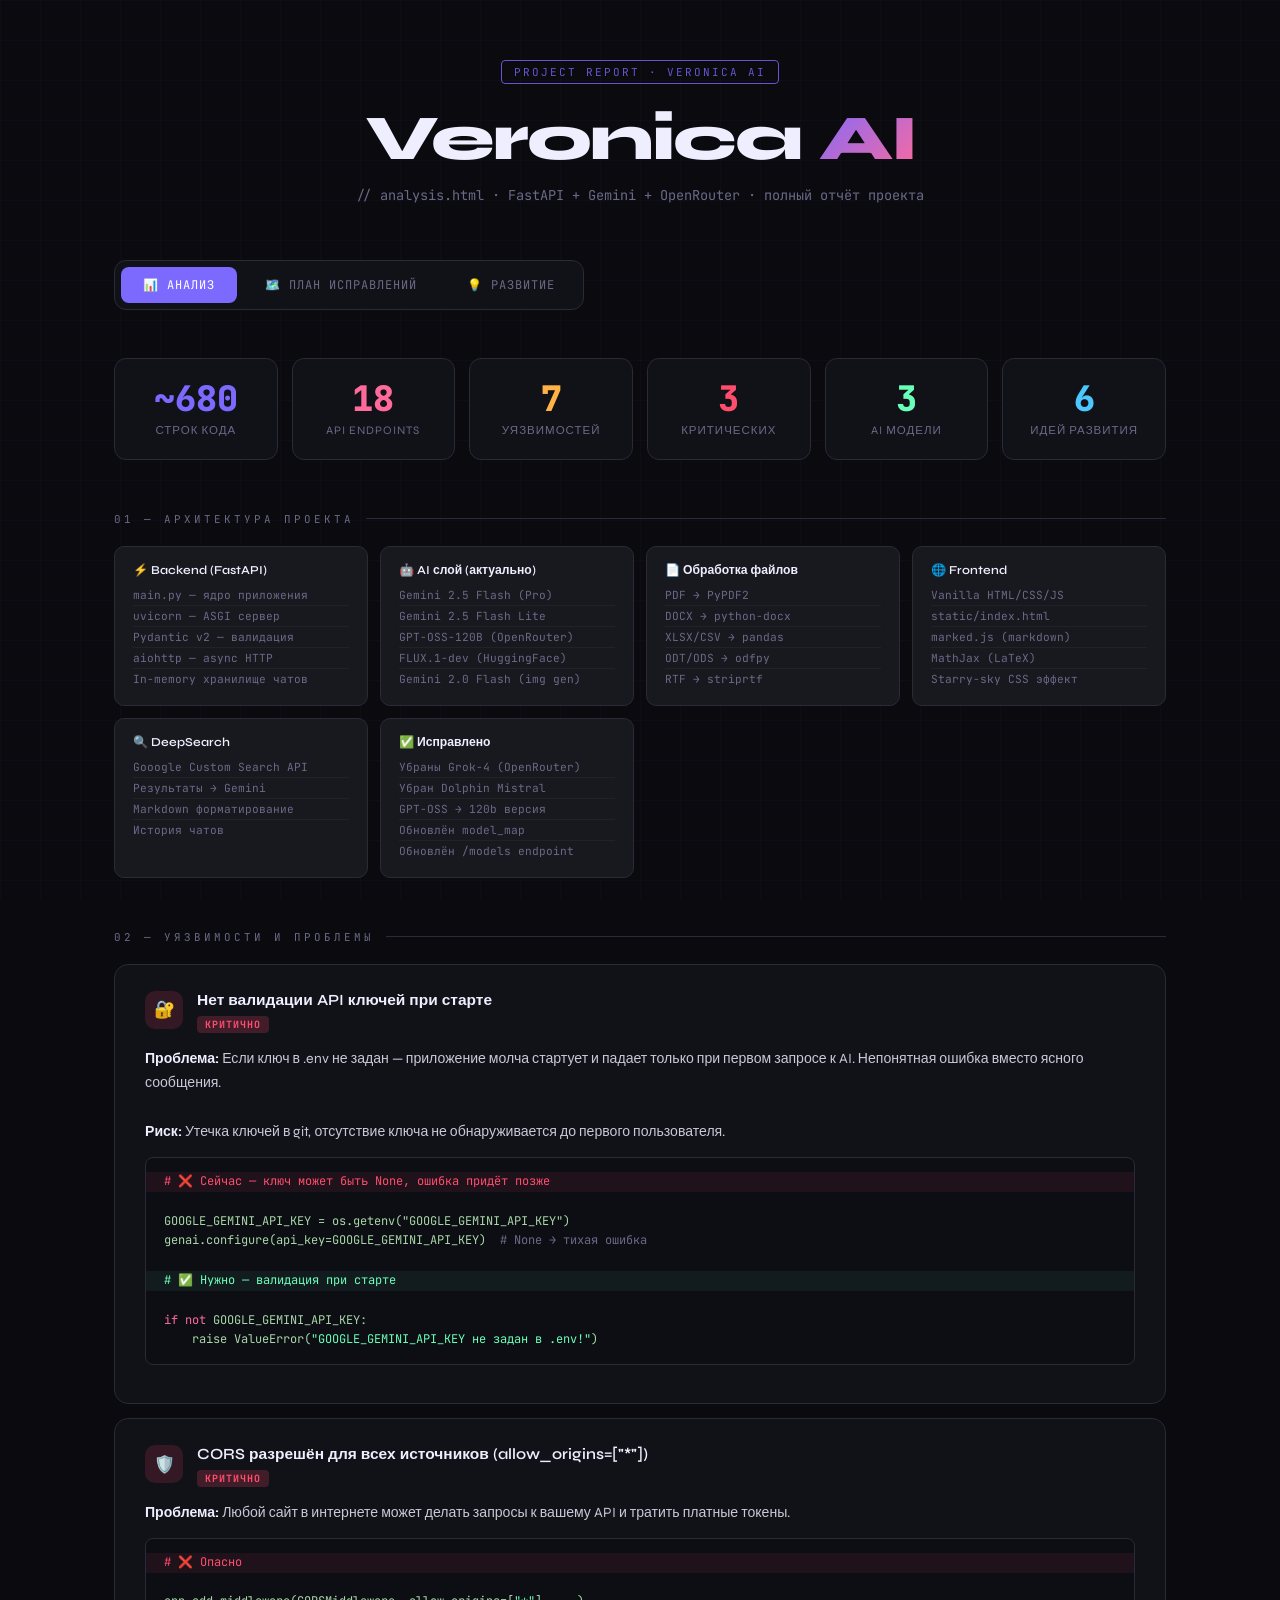
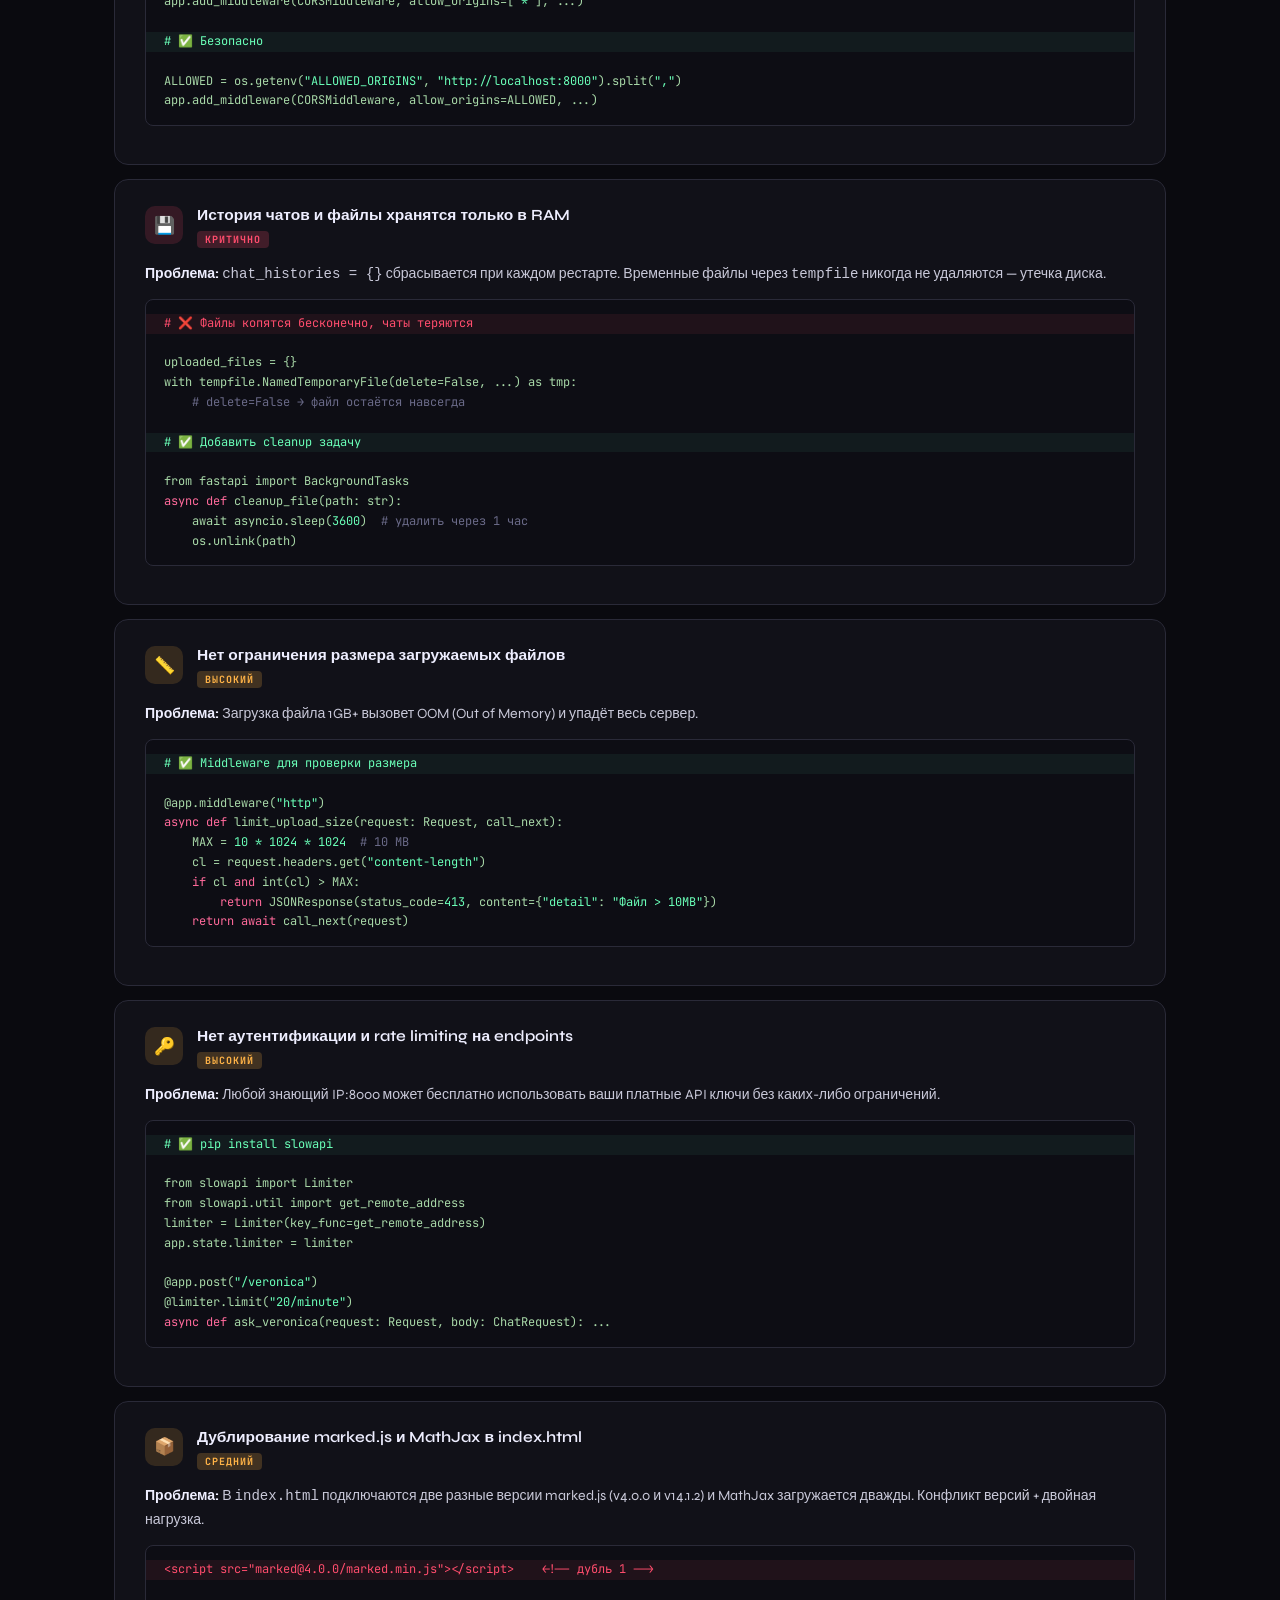
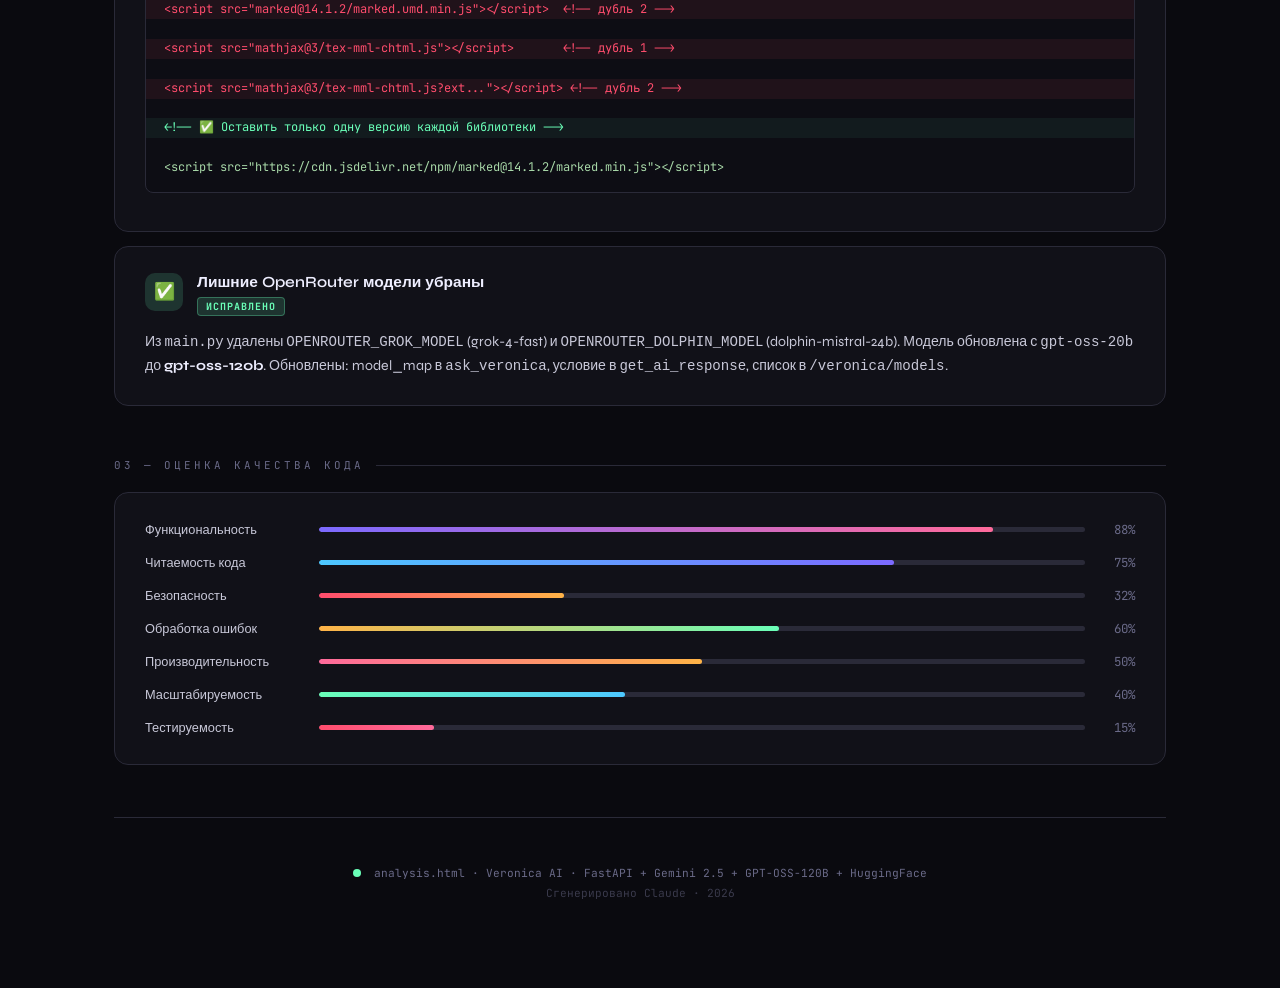
<file: analysis.html>
<!DOCTYPE html>
<html lang="ru">
<head>
<meta charset="UTF-8">
<meta name="viewport" content="width=device-width, initial-scale=1.0">
<title>Veronica AI — Анализ + План</title>
<link href="https://fonts.googleapis.com/css2?family=JetBrains+Mono:wght@400;700&family=Syne:wght@400;600;800&display=swap" rel="stylesheet">
<style>
  :root {
    --bg: #0a0a0f;
    --surface: #111118;
    --surface2: #18181f;
    --border: #2a2a38;
    --accent: #7c6aff;
    --accent2: #ff6a9b;
    --accent3: #6affb8;
    --warn: #ffb347;
    --danger: #ff4d6d;
    --info: #4dc8ff;
    --text: #c8c8d8;
    --text-dim: #6a6a88;
    --text-bright: #eeeeff;
  }
  * { box-sizing: border-box; margin: 0; padding: 0; }
  body {
    background: var(--bg);
    color: var(--text);
    font-family: 'Syne', sans-serif;
    min-height: 100vh;
    overflow-x: hidden;
  }
  body::before {
    content: '';
    position: fixed; inset: 0;
    background-image:
      linear-gradient(rgba(124,106,255,0.04) 1px, transparent 1px),
      linear-gradient(90deg, rgba(124,106,255,0.04) 1px, transparent 1px);
    background-size: 40px 40px;
    pointer-events: none;
    z-index: 0;
  }
  .container { max-width: 1100px; margin: 0 auto; padding: 60px 24px; position: relative; z-index: 1; }

  /* NAV TABS */
  .tabs {
    display: flex;
    gap: 6px;
    background: var(--surface);
    border: 1px solid var(--border);
    border-radius: 12px;
    padding: 6px;
    margin-bottom: 48px;
    width: fit-content;
  }
  .tab-btn {
    padding: 10px 22px;
    border-radius: 8px;
    border: none;
    background: transparent;
    color: var(--text-dim);
    font-family: 'JetBrains Mono', monospace;
    font-size: 12px;
    cursor: pointer;
    letter-spacing: 1px;
    text-transform: uppercase;
    transition: all 0.2s;
  }
  .tab-btn:hover { color: var(--text); background: var(--surface2); }
  .tab-btn.active { background: var(--accent); color: #fff; }

  .tab-content { display: none; }
  .tab-content.active { display: block; }

  /* HEADER */
  header { text-align: center; margin-bottom: 56px; }
  .badge {
    display: inline-block;
    font-family: 'JetBrains Mono', monospace;
    font-size: 11px;
    color: var(--accent);
    border: 1px solid var(--accent);
    border-radius: 4px;
    padding: 4px 12px;
    letter-spacing: 2px;
    text-transform: uppercase;
    margin-bottom: 20px;
    opacity: 0.8;
  }
  header h1 { font-size: clamp(2.4rem, 6vw, 4rem); font-weight: 800; color: var(--text-bright); line-height: 1.1; letter-spacing: -2px; margin-bottom: 12px; }
  header h1 span { background: linear-gradient(135deg, var(--accent), var(--accent2)); -webkit-background-clip: text; -webkit-text-fill-color: transparent; background-clip: text; }
  header p { color: var(--text-dim); font-size: 0.85rem; font-family: 'JetBrains Mono', monospace; }

  /* STATS */
  .stats-row { display: grid; grid-template-columns: repeat(auto-fit, minmax(150px, 1fr)); gap: 14px; margin-bottom: 52px; }
  .stat-card { background: var(--surface); border: 1px solid var(--border); border-radius: 12px; padding: 22px 18px; text-align: center; transition: border-color 0.3s; }
  .stat-card:hover { border-color: var(--accent); }
  .stat-num { font-size: 2.2rem; font-weight: 800; font-family: 'JetBrains Mono', monospace; line-height: 1; margin-bottom: 6px; }
  .stat-label { font-size: 0.72rem; color: var(--text-dim); letter-spacing: 1px; text-transform: uppercase; }
  .c-purple { color: var(--accent); } .c-pink { color: var(--accent2); } .c-green { color: var(--accent3); }
  .c-warn { color: var(--warn); } .c-danger { color: var(--danger); } .c-info { color: var(--info); }

  /* SECTION */
  section { margin-bottom: 52px; }
  .section-title {
    font-size: 0.68rem; font-family: 'JetBrains Mono', monospace; color: var(--text-dim);
    letter-spacing: 3px; text-transform: uppercase; margin-bottom: 20px;
    display: flex; align-items: center; gap: 12px;
  }
  .section-title::after { content: ''; flex: 1; height: 1px; background: var(--border); }

  /* CARDS */
  .card { background: var(--surface); border: 1px solid var(--border); border-radius: 14px; padding: 26px 30px; margin-bottom: 14px; transition: transform 0.2s, border-color 0.2s; }
  .card:hover { transform: translateY(-2px); border-color: rgba(124,106,255,0.4); }
  .card-head { display: flex; align-items: flex-start; gap: 14px; margin-bottom: 14px; }
  .card-icon { width: 38px; height: 38px; border-radius: 10px; display: flex; align-items: center; justify-content: center; font-size: 17px; flex-shrink: 0; }
  .icon-danger { background: rgba(255,77,109,0.15); } .icon-warn { background: rgba(255,179,71,0.15); }
  .icon-info { background: rgba(77,200,255,0.15); } .icon-green { background: rgba(106,255,184,0.15); }
  .icon-purple { background: rgba(124,106,255,0.15); }
  .card-title { font-size: 0.97rem; font-weight: 600; color: var(--text-bright); margin-bottom: 4px; }
  .tag { display: inline-block; font-family: 'JetBrains Mono', monospace; font-size: 10px; padding: 2px 8px; border-radius: 4px; text-transform: uppercase; letter-spacing: 1px; font-weight: 700; }
  .tag-danger { background: rgba(255,77,109,0.2); color: var(--danger); }
  .tag-warn { background: rgba(255,179,71,0.2); color: var(--warn); }
  .tag-info { background: rgba(77,200,255,0.2); color: var(--info); }
  .tag-green { background: rgba(106,255,184,0.2); color: var(--accent3); }
  .tag-purple { background: rgba(124,106,255,0.2); color: var(--accent); }
  .tag-done { background: rgba(106,255,184,0.15); color: var(--accent3); border: 1px solid rgba(106,255,184,0.3); }
  .card-body { color: var(--text); font-size: 0.88rem; line-height: 1.75; }
  .card-body strong { color: var(--text-bright); }

  /* CODE */
  .code-block {
    background: #0d0d14; border: 1px solid var(--border); border-radius: 8px;
    padding: 14px 18px; margin: 12px 0;
    font-family: 'JetBrains Mono', monospace; font-size: 0.75rem; color: #a8d8a8;
    overflow-x: auto; line-height: 1.65; white-space: pre;
  }
  .code-block .comment { color: var(--text-dim); }
  .code-block .key { color: var(--accent2); }
  .code-block .val { color: var(--accent3); }
  .code-block .danger-line { color: var(--danger); background: rgba(255,77,109,0.08); display: block; margin: 0 -18px; padding: 0 18px; }
  .code-block .good-line { color: var(--accent3); background: rgba(106,255,184,0.06); display: block; margin: 0 -18px; padding: 0 18px; }

  /* ARCH GRID */
  .arch-grid { display: grid; grid-template-columns: repeat(auto-fit, minmax(210px, 1fr)); gap: 12px; }
  .arch-item { background: var(--surface2); border: 1px solid var(--border); border-radius: 10px; padding: 16px 18px; }
  .arch-item-title { font-size: 0.76rem; font-weight: 600; color: var(--text-bright); margin-bottom: 8px; display: flex; align-items: center; gap: 8px; }
  .arch-item ul { list-style: none; }
  .arch-item ul li { font-family: 'JetBrains Mono', monospace; font-size: 0.7rem; color: var(--text-dim); padding: 3px 0; border-bottom: 1px solid rgba(255,255,255,0.04); }
  .arch-item ul li:last-child { border-bottom: none; }

  /* SCORE */
  .score-section { background: var(--surface); border: 1px solid var(--border); border-radius: 14px; padding: 28px 30px; margin-bottom: 14px; }
  .score-row { display: flex; align-items: center; gap: 14px; margin-bottom: 16px; }
  .score-row:last-child { margin-bottom: 0; }
  .score-label { font-size: 0.8rem; color: var(--text); width: 160px; flex-shrink: 0; }
  .score-bar-bg { flex: 1; height: 5px; background: var(--border); border-radius: 99px; overflow: hidden; }
  .score-bar-fill { height: 100%; border-radius: 99px; }
  .score-val { font-family: 'JetBrains Mono', monospace; font-size: 0.78rem; width: 36px; text-align: right; color: var(--text-dim); }

  /* ===== ROADMAP / PLAN ===== */
  .roadmap { position: relative; padding-left: 0; }

  .roadmap-item {
    display: grid;
    grid-template-columns: 56px 1fr;
    gap: 0 20px;
    margin-bottom: 0;
    position: relative;
  }

  /* vertical line */
  .roadmap-item:not(:last-child) .roadmap-line {
    position: absolute;
    left: 27px;
    top: 56px;
    bottom: -1px;
    width: 2px;
    background: var(--border);
    z-index: 0;
  }

  .roadmap-num-col {
    display: flex;
    flex-direction: column;
    align-items: center;
    padding-top: 14px;
    position: relative;
    z-index: 1;
  }

  .roadmap-circle {
    width: 44px; height: 44px;
    border-radius: 50%;
    display: flex; align-items: center; justify-content: center;
    font-family: 'JetBrains Mono', monospace;
    font-size: 0.85rem;
    font-weight: 700;
    flex-shrink: 0;
    border: 2px solid;
    background: var(--bg);
    transition: transform 0.2s;
  }
  .roadmap-item:hover .roadmap-circle { transform: scale(1.1); }

  .phase-fix-quick .roadmap-circle  { border-color: var(--accent3); color: var(--accent3); }
  .phase-fix-sec   .roadmap-circle  { border-color: var(--danger);  color: var(--danger); }
  .phase-fix-code  .roadmap-circle  { border-color: var(--warn);    color: var(--warn); }
  .phase-dev       .roadmap-circle  { border-color: var(--accent);  color: var(--accent); }
  .phase-dev2      .roadmap-circle  { border-color: var(--accent2); color: var(--accent2); }
  .phase-dev3      .roadmap-circle  { border-color: var(--info);    color: var(--info); }

  .roadmap-body {
    background: var(--surface);
    border: 1px solid var(--border);
    border-radius: 14px;
    padding: 22px 26px;
    margin-bottom: 16px;
    transition: border-color 0.2s;
  }
  .roadmap-item:hover .roadmap-body { border-color: rgba(124,106,255,0.35); }

  .phase-fix-quick .roadmap-body { border-left: 3px solid var(--accent3); }
  .phase-fix-sec   .roadmap-body { border-left: 3px solid var(--danger); }
  .phase-fix-code  .roadmap-body { border-left: 3px solid var(--warn); }
  .phase-dev       .roadmap-body { border-left: 3px solid var(--accent); }
  .phase-dev2      .roadmap-body { border-left: 3px solid var(--accent2); }
  .phase-dev3      .roadmap-body { border-left: 3px solid var(--info); }

  .roadmap-header {
    display: flex;
    align-items: flex-start;
    justify-content: space-between;
    gap: 12px;
    margin-bottom: 10px;
    flex-wrap: wrap;
  }

  .roadmap-title { font-size: 1rem; font-weight: 600; color: var(--text-bright); }
  .roadmap-meta { display: flex; gap: 8px; align-items: center; flex-wrap: wrap; }

  .effort-pill {
    font-family: 'JetBrains Mono', monospace;
    font-size: 10px;
    padding: 3px 10px;
    border-radius: 99px;
    border: 1px solid var(--border);
    color: var(--text-dim);
  }

  .roadmap-desc { font-size: 0.86rem; color: var(--text); line-height: 1.72; margin-bottom: 12px; }
  .roadmap-desc strong { color: var(--text-bright); }

  .step-list { display: flex; flex-direction: column; gap: 7px; margin-top: 10px; }
  .step-item {
    display: flex; gap: 10px; align-items: flex-start;
    font-size: 0.82rem; color: var(--text-dim);
    background: var(--surface2);
    border-radius: 7px; padding: 8px 12px;
  }
  .step-item .step-icon { flex-shrink: 0; margin-top: 1px; }

  /* IDEAS GRID */
  .ideas-grid { display: grid; grid-template-columns: repeat(auto-fit, minmax(280px, 1fr)); gap: 16px; }
  .idea-card { background: var(--surface); border: 1px solid var(--border); border-radius: 14px; padding: 24px 22px; position: relative; overflow: hidden; transition: transform 0.2s, border-color 0.2s; }
  .idea-card:hover { transform: translateY(-3px); }
  .idea-card::before { content: ''; position: absolute; top: 0; left: 0; right: 0; height: 3px; }
  .idea-card.c1::before { background: linear-gradient(90deg, var(--accent), var(--accent2)); }
  .idea-card.c2::before { background: linear-gradient(90deg, var(--accent2), var(--warn)); }
  .idea-card.c3::before { background: linear-gradient(90deg, var(--accent3), var(--info)); }
  .idea-card.c4::before { background: linear-gradient(90deg, var(--info), var(--accent)); }
  .idea-card.c5::before { background: linear-gradient(90deg, var(--warn), var(--accent3)); }
  .idea-card.c6::before { background: linear-gradient(90deg, var(--accent), var(--accent3)); }
  .idea-num { font-family: 'JetBrains Mono', monospace; font-size: 1.8rem; font-weight: 700; color: var(--border); position: absolute; top: 18px; right: 18px; line-height: 1; }
  .idea-title { font-size: 0.93rem; font-weight: 600; color: var(--text-bright); margin-bottom: 10px; margin-top: 4px; }
  .idea-body { font-size: 0.81rem; color: var(--text-dim); line-height: 1.65; }
  .idea-tech { display: flex; flex-wrap: wrap; gap: 6px; margin-top: 12px; }
  .tech-pill { font-family: 'JetBrains Mono', monospace; font-size: 10px; background: var(--surface2); border: 1px solid var(--border); color: var(--text-dim); padding: 3px 10px; border-radius: 20px; }

  /* PULSE */
  .pulse { display: inline-block; width: 8px; height: 8px; background: var(--accent3); border-radius: 50%; margin-right: 6px; animation: pulse 2s infinite; }
  @keyframes pulse { 0%,100%{opacity:1;box-shadow:0 0 0 0 rgba(106,255,184,0.4)}50%{opacity:.8;box-shadow:0 0 0 6px rgba(106,255,184,0)} }

  /* FADE IN */
  .fade-in { opacity: 0; transform: translateY(18px); animation: fadeUp 0.55s forwards; }
  @keyframes fadeUp { to { opacity: 1; transform: none; } }

  footer { text-align: center; padding: 48px 0 24px; font-family: 'JetBrains Mono', monospace; font-size: 0.7rem; color: var(--text-dim); border-top: 1px solid var(--border); }
</style>
</head>
<body>
<div class="container">

  <!-- HEADER -->
  <header class="fade-in">
    <div class="badge">Project Report · Veronica AI</div>
    <h1>Veronica <span>AI</span></h1>
    <p>// analysis.html · FastAPI + Gemini + OpenRouter · полный отчёт проекта</p>
  </header>

  <!-- TABS -->
  <div class="tabs">
    <button class="tab-btn active" onclick="switchTab('analysis')">📊 Анализ</button>
    <button class="tab-btn" onclick="switchTab('plan')">🗺️ План исправлений</button>
    <button class="tab-btn" onclick="switchTab('ideas')">💡 Развитие</button>
  </div>

  <!-- ===================== TAB: ANALYSIS ===================== -->
  <div id="tab-analysis" class="tab-content active">

    <div class="stats-row">
      <div class="stat-card"><div class="stat-num c-purple">~680</div><div class="stat-label">строк кода</div></div>
      <div class="stat-card"><div class="stat-num c-pink">18</div><div class="stat-label">API endpoints</div></div>
      <div class="stat-card"><div class="stat-num c-warn">7</div><div class="stat-label">уязвимостей</div></div>
      <div class="stat-card"><div class="stat-num c-danger">3</div><div class="stat-label">критических</div></div>
      <div class="stat-card"><div class="stat-num c-green">3</div><div class="stat-label">AI модели</div></div>
      <div class="stat-card"><div class="stat-num c-info">6</div><div class="stat-label">идей развития</div></div>
    </div>

    <section>
      <div class="section-title">01 — Архитектура проекта</div>
      <div class="arch-grid">
        <div class="arch-item">
          <div class="arch-item-title">⚡ Backend (FastAPI)</div>
          <ul>
            <li>main.py — ядро приложения</li>
            <li>uvicorn — ASGI сервер</li>
            <li>Pydantic v2 — валидация</li>
            <li>aiohttp — async HTTP</li>
            <li>In-memory хранилище чатов</li>
          </ul>
        </div>
        <div class="arch-item">
          <div class="arch-item-title">🤖 AI слой (актуально)</div>
          <ul>
            <li>Gemini 2.5 Flash (Pro)</li>
            <li>Gemini 2.5 Flash Lite</li>
            <li>GPT-OSS-120B (OpenRouter)</li>
            <li>FLUX.1-dev (HuggingFace)</li>
            <li>Gemini 2.0 Flash (img gen)</li>
          </ul>
        </div>
        <div class="arch-item">
          <div class="arch-item-title">📄 Обработка файлов</div>
          <ul>
            <li>PDF → PyPDF2</li>
            <li>DOCX → python-docx</li>
            <li>XLSX/CSV → pandas</li>
            <li>ODT/ODS → odfpy</li>
            <li>RTF → striprtf</li>
          </ul>
        </div>
        <div class="arch-item">
          <div class="arch-item-title">🌐 Frontend</div>
          <ul>
            <li>Vanilla HTML/CSS/JS</li>
            <li>static/index.html</li>
            <li>marked.js (markdown)</li>
            <li>MathJax (LaTeX)</li>
            <li>Starry-sky CSS эффект</li>
          </ul>
        </div>
        <div class="arch-item">
          <div class="arch-item-title">🔍 DeepSearch</div>
          <ul>
            <li>Gooogle Custom Search API</li>
            <li>Результаты → Gemini</li>
            <li>Markdown форматирование</li>
            <li>История чатов</li>
          </ul>
        </div>
        <div class="arch-item">
          <div class="arch-item-title">✅ Исправлено</div>
          <ul>
            <li>Убраны Grok-4 (OpenRouter)</li>
            <li>Убран Dolphin Mistral</li>
            <li>GPT-OSS → 120b версия</li>
            <li>Обновлён model_map</li>
            <li>Обновлён /models endpoint</li>
          </ul>
        </div>
      </div>
    </section>

    <section>
      <div class="section-title">02 — Уязвимости и проблемы</div>

      <div class="card">
        <div class="card-head">
          <div class="card-icon icon-danger">🔐</div>
          <div>
            <div class="card-title">Нет валидации API ключей при старте</div>
            <span class="tag tag-danger">Критично</span>
          </div>
        </div>
        <div class="card-body">
          <strong>Проблема:</strong> Если ключ в .env не задан — приложение молча стартует и падает только при первом запросе к AI. Непонятная ошибка вместо ясного сообщения.<br><br>
          <strong>Риск:</strong> Утечка ключей в git, отсутствие ключа не обнаруживается до первого пользователя.
          <div class="code-block"><span class="danger-line"># ❌ Сейчас — ключ может быть None, ошибка придёт позже</span>
GOOGLE_GEMINI_API_KEY = os.getenv("GOOGLE_GEMINI_API_KEY")
genai.configure(api_key=GOOGLE_GEMINI_API_KEY)  <span class="comment"># None → тихая ошибка</span>

<span class="good-line"># ✅ Нужно — валидация при старте</span>
<span class="key">if not</span> GOOGLE_GEMINI_API_KEY:
    raise ValueError(<span class="val">"GOOGLE_GEMINI_API_KEY не задан в .env!"</span>)</div>
        </div>
      </div>

      <div class="card">
        <div class="card-head">
          <div class="card-icon icon-danger">🛡️</div>
          <div>
            <div class="card-title">CORS разрешён для всех источников (allow_origins=["*"])</div>
            <span class="tag tag-danger">Критично</span>
          </div>
        </div>
        <div class="card-body">
          <strong>Проблема:</strong> Любой сайт в интернете может делать запросы к вашему API и тратить платные токены.
          <div class="code-block"><span class="danger-line"># ❌ Опасно</span>
app.add_middleware(CORSMiddleware, allow_origins=[<span class="val">"*"</span>], ...)

<span class="good-line"># ✅ Безопасно</span>
ALLOWED = os.getenv(<span class="val">"ALLOWED_ORIGINS"</span>, <span class="val">"http://localhost:8000"</span>).split(<span class="val">","</span>)
app.add_middleware(CORSMiddleware, allow_origins=ALLOWED, ...)</div>
        </div>
      </div>

      <div class="card">
        <div class="card-head">
          <div class="card-icon icon-danger">💾</div>
          <div>
            <div class="card-title">История чатов и файлы хранятся только в RAM</div>
            <span class="tag tag-danger">Критично</span>
          </div>
        </div>
        <div class="card-body">
          <strong>Проблема:</strong> <code>chat_histories = {}</code> сбрасывается при каждом рестарте. Временные файлы через <code>tempfile</code> никогда не удаляются — утечка диска.
          <div class="code-block"><span class="danger-line"># ❌ Файлы копятся бесконечно, чаты теряются</span>
uploaded_files = {}
with tempfile.NamedTemporaryFile(delete=False, ...) as tmp:
    <span class="comment"># delete=False → файл остаётся навсегда</span>

<span class="good-line"># ✅ Добавить cleanup задачу</span>
from fastapi import BackgroundTasks
<span class="key">async def</span> cleanup_file(path: str):
    await asyncio.sleep(<span class="val">3600</span>)  <span class="comment"># удалить через 1 час</span>
    os.unlink(path)</div>
        </div>
      </div>

      <div class="card">
        <div class="card-head">
          <div class="card-icon icon-warn">📏</div>
          <div>
            <div class="card-title">Нет ограничения размера загружаемых файлов</div>
            <span class="tag tag-warn">Высокий</span>
          </div>
        </div>
        <div class="card-body">
          <strong>Проблема:</strong> Загрузка файла 1GB+ вызовет OOM (Out of Memory) и упадёт весь сервер.
          <div class="code-block"><span class="good-line"># ✅ Middleware для проверки размера</span>
@app.middleware(<span class="val">"http"</span>)
<span class="key">async def</span> limit_upload_size(request: Request, call_next):
    MAX = <span class="val">10 * 1024 * 1024</span>  <span class="comment"># 10 MB</span>
    cl = request.headers.get(<span class="val">"content-length"</span>)
    <span class="key">if</span> cl <span class="key">and</span> int(cl) > MAX:
        <span class="key">return</span> JSONResponse(status_code=<span class="val">413</span>, content={<span class="val">"detail"</span>: <span class="val">"Файл > 10MB"</span>})
    <span class="key">return await</span> call_next(request)</div>
        </div>
      </div>

      <div class="card">
        <div class="card-head">
          <div class="card-icon icon-warn">🔑</div>
          <div>
            <div class="card-title">Нет аутентификации и rate limiting на endpoints</div>
            <span class="tag tag-warn">Высокий</span>
          </div>
        </div>
        <div class="card-body">
          <strong>Проблема:</strong> Любой знающий IP:8000 может бесплатно использовать ваши платные API ключи без каких-либо ограничений.
          <div class="code-block"><span class="good-line"># ✅ pip install slowapi</span>
from slowapi import Limiter
from slowapi.util import get_remote_address
limiter = Limiter(key_func=get_remote_address)
app.state.limiter = limiter

@app.post(<span class="val">"/veronica"</span>)
@limiter.limit(<span class="val">"20/minute"</span>)
<span class="key">async def</span> ask_veronica(request: Request, body: ChatRequest): ...</div>
        </div>
      </div>

      <div class="card">
        <div class="card-head">
          <div class="card-icon icon-warn">📦</div>
          <div>
            <div class="card-title">Дублирование marked.js и MathJax в index.html</div>
            <span class="tag tag-warn">Средний</span>
          </div>
        </div>
        <div class="card-body">
          <strong>Проблема:</strong> В <code>index.html</code> подключаются две разные версии marked.js (v4.0.0 и v14.1.2) и MathJax загружается дважды. Конфликт версий + двойная нагрузка.
          <div class="code-block"><span class="danger-line">&lt;script src="marked@4.0.0/marked.min.js"&gt;&lt;/script&gt;    &lt;!-- дубль 1 --&gt;</span>
<span class="danger-line">&lt;script src="marked@14.1.2/marked.umd.min.js"&gt;&lt;/script&gt;  &lt;!-- дубль 2 --&gt;</span>
<span class="danger-line">&lt;script src="mathjax@3/tex-mml-chtml.js"&gt;&lt;/script&gt;       &lt;!-- дубль 1 --&gt;</span>
<span class="danger-line">&lt;script src="mathjax@3/tex-mml-chtml.js?ext..."&gt;&lt;/script&gt; &lt;!-- дубль 2 --&gt;</span>
<span class="good-line">&lt;!-- ✅ Оставить только одну версию каждой библиотеки --&gt;</span>
&lt;script src="https://cdn.jsdelivr.net/npm/marked@14.1.2/marked.min.js"&gt;&lt;/script&gt;</div>
        </div>
      </div>

      <div class="card">
        <div class="card-head">
          <div class="card-icon icon-green">✅</div>
          <div>
            <div class="card-title">Лишние OpenRouter модели убраны</div>
            <span class="tag tag-done">Исправлено</span>
          </div>
        </div>
        <div class="card-body">
          Из <code>main.py</code> удалены <code>OPENROUTER_GROK_MODEL</code> (grok-4-fast) и <code>OPENROUTER_DOLPHIN_MODEL</code> (dolphin-mistral-24b). Модель обновлена с <code>gpt-oss-20b</code> до <strong>gpt-oss-120b</strong>. Обновлены: model_map в <code>ask_veronica</code>, условие в <code>get_ai_response</code>, список в <code>/veronica/models</code>.
        </div>
      </div>
    </section>

    <section>
      <div class="section-title">03 — Оценка качества кода</div>
      <div class="score-section">
        <div class="score-row"><span class="score-label">Функциональность</span><div class="score-bar-bg"><div class="score-bar-fill" style="width:88%;background:linear-gradient(90deg,var(--accent),var(--accent2))"></div></div><span class="score-val c-purple">88%</span></div>
        <div class="score-row"><span class="score-label">Читаемость кода</span><div class="score-bar-bg"><div class="score-bar-fill" style="width:75%;background:linear-gradient(90deg,var(--info),var(--accent))"></div></div><span class="score-val c-info">75%</span></div>
        <div class="score-row"><span class="score-label">Безопасность</span><div class="score-bar-bg"><div class="score-bar-fill" style="width:32%;background:linear-gradient(90deg,var(--danger),var(--warn))"></div></div><span class="score-val c-danger">32%</span></div>
        <div class="score-row"><span class="score-label">Обработка ошибок</span><div class="score-bar-bg"><div class="score-bar-fill" style="width:60%;background:linear-gradient(90deg,var(--warn),var(--accent3))"></div></div><span class="score-val c-warn">60%</span></div>
        <div class="score-row"><span class="score-label">Производительность</span><div class="score-bar-bg"><div class="score-bar-fill" style="width:50%;background:linear-gradient(90deg,var(--accent2),var(--warn))"></div></div><span class="score-val c-pink">50%</span></div>
        <div class="score-row"><span class="score-label">Масштабируемость</span><div class="score-bar-bg"><div class="score-bar-fill" style="width:40%;background:linear-gradient(90deg,var(--accent3),var(--info))"></div></div><span class="score-val c-green">40%</span></div>
        <div class="score-row"><span class="score-label">Тестируемость</span><div class="score-bar-bg"><div class="score-bar-fill" style="width:15%;background:linear-gradient(90deg,var(--danger),var(--accent2))"></div></div><span class="score-val c-danger">15%</span></div>
      </div>
    </section>
  </div>

  <!-- ===================== TAB: PLAN ===================== -->
  <div id="tab-plan" class="tab-content">

    <section>
      <div class="section-title">Недоделанные части (из последнего промта)</div>
      <p style="font-size:0.84rem; color:var(--text-dim); margin-bottom:32px; font-family:'JetBrains Mono',monospace;">
        // Анализ выполнен на основе реального кода main.py + index.html по состоянию на текущий момент.
      </p>

      <div class="roadmap">

        <!-- UNDONE 1 -->
        <div class="roadmap-item phase-fix-sec">
          <div class="roadmap-line"></div>
          <div class="roadmap-num-col"><div class="roadmap-circle">U1</div></div>
          <div class="roadmap-body">
            <div class="roadmap-header">
              <div class="roadmap-title">❌ Greeting не реагирует на смену языка</div>
              <div class="roadmap-meta"><span class="tag tag-danger">Не сделано</span><span class="effort-pill">~15 мин</span></div>
            </div>
            <div class="roadmap-desc">
              В <code>index.html</code> приветствие генерируется хардкодом на английском:
              <code>greetingText.innerHTML = `&lt;span&gt;Good ${timeOfDay}&lt;/span&gt;`</code> — это происходит после <code>applyI18n()</code>, перезатирая перевод.
              i18n-система и словари (<code>goodMorning / goodAfternoon / goodEvening</code>) уже готовы, но вызов происходит до установки <code>currentLang</code>, а не после.
            </div>
            <div class="step-list">
              <div class="step-item"><span class="step-icon">→</span> Убрать хардкод <code>Good ${timeOfDay}</code> из DOMContentLoaded</div>
              <div class="step-item"><span class="step-icon">→</span> Greeting уже генерируется внутри <code>applyI18n()</code> через <code>greetingTimeEl</code> — оставить только его</div>
              <div class="step-item"><span class="step-icon">→</span> Убедиться что <code>applyLang(currentLang)</code> вызывается после рендера greeting-элемента</div>
            </div>
          </div>
        </div>

        <!-- UNDONE 2 -->
        <div class="roadmap-item phase-fix-sec">
          <div class="roadmap-line"></div>
          <div class="roadmap-num-col"><div class="roadmap-circle">U2</div></div>
          <div class="roadmap-body">
            <div class="roadmap-header">
              <div class="roadmap-title">❌ Upgrade Plan — дублирование (modal + страница)</div>
              <div class="roadmap-meta"><span class="tag tag-danger">Не сделано</span><span class="effort-pill">~20 мин</span></div>
            </div>
            <div class="roadmap-desc">
              В <code>index.html</code> до сих пор существует <code>#upgrade-modal</code> со старым содержимым (только Free и Pro, цены $0/$20).
              При этом кнопка "Upgrade plan" теперь редиректит на <code>/upgrade</code> (отдельная страница). Старый modal мёртвый код — занимает место и может запутать при поддержке.
            </div>
            <div class="step-list">
              <div class="step-item"><span class="step-icon">→</span> Удалить секцию <code>&lt;!-- UPGRADE MODAL --&gt;</code> из index.html полностью</div>
              <div class="step-item"><span class="step-icon">→</span> Убедиться что upgrade.html содержит все три плана (Free, Pro, Max) как на скриншоте</div>
            </div>
          </div>
        </div>

        <!-- UNDONE 3 -->
        <div class="roadmap-item phase-fix-code">
          <div class="roadmap-line"></div>
          <div class="roadmap-num-col"><div class="roadmap-circle">U3</div></div>
          <div class="roadmap-body">
            <div class="roadmap-header">
              <div class="roadmap-title">❌ Google OAuth — не настроены .env переменные (GOOGLE_OAUTH_CLIENT_ID)</div>
              <div class="roadmap-meta"><span class="tag tag-warn">Частично</span><span class="effort-pill">~1 час</span></div>
            </div>
            <div class="roadmap-desc">
              Бэкенд Google OAuth <strong>полностью написан</strong>: <code>/auth/google</code>, <code>/auth/google/callback</code>, <code>db_get_or_create_google_user()</code> — всё есть.
              Фронт тоже готов: кнопка "Sign in with Google" → <code>/auth/google</code> редирект → JWT в URL параметре → <code>saveAuth()</code>.
              Но реально не работает до тех пор, пока <code>GOOGLE_OAUTH_CLIENT_ID</code> и <code>GOOGLE_OAUTH_CLIENT_SECRET</code> не прописаны в <code>.env</code> и не настроен Authorized redirect URI в Google Cloud Console.
            </div>
            <div class="step-list">
              <div class="step-item"><span class="step-icon">→</span> Зайти в <a href="https://console.cloud.google.com" style="color:var(--accent)">console.cloud.google.com</a> → APIs & Services → Credentials</div>
              <div class="step-item"><span class="step-icon">→</span> Создать OAuth 2.0 Client ID, добавить redirect URI: <code>http://localhost:8000/auth/google/callback</code></div>
              <div class="step-item"><span class="step-icon">→</span> Добавить в .env: <code>GOOGLE_OAUTH_CLIENT_ID=...</code> и <code>GOOGLE_OAUTH_CLIENT_SECRET=...</code></div>
            </div>
          </div>
        </div>

        <!-- UNDONE 4 -->
        <div class="roadmap-item phase-fix-code">
          <div class="roadmap-line"></div>
          <div class="roadmap-num-col"><div class="roadmap-circle">U4</div></div>
          <div class="roadmap-body">
            <div class="roadmap-header">
              <div class="roadmap-title">❌ Rename чата не сохраняется на сервере</div>
              <div class="roadmap-meta"><span class="tag tag-warn">Частично</span><span class="effort-pill">~30 мин</span></div>
            </div>
            <div class="roadmap-desc">
              В <code>index.html</code> в контекстном меню чата кнопка "Rename" редактирует название только визуально (в UI), но <strong>не отправляет запрос к API</strong>.
              Комментарий в коде прямо говорит: <code>// Здесь можно добавить запрос к API для сохранения нового имени</code>.
              В <code>main.py</code> нет endpoint <code>PATCH /chats/{id}</code> или <code>PUT /chats/{id}/rename</code>.
            </div>
            <div class="step-list">
              <div class="step-item"><span class="step-icon">→</span> Добавить в main.py endpoint <code>PATCH /chats/{chat_id}</code> с обновлением title в БД</div>
              <div class="step-item"><span class="step-icon">→</span> В index.html в saveBtn.addEventListener добавить fetch к этому endpoint</div>
            </div>
          </div>
        </div>

        <!-- UNDONE 5 -->
        <div class="roadmap-item phase-fix-code">
          <div class="roadmap-line"></div>
          <div class="roadmap-num-col"><div class="roadmap-circle">U5</div></div>
          <div class="roadmap-body">
            <div class="roadmap-header">
              <div class="roadmap-title">❌ Language modal показывает 8 языков, но i18n поддерживает только 3</div>
              <div class="roadmap-meta"><span class="tag tag-warn">Непоследовательно</span><span class="effort-pill">~30 мин</span></div>
            </div>
            <div class="roadmap-desc">
              В language modal отображаются 8 языков (EN, RU, UZ, DE, FR, ES, ZH, AR, TR, JA), но объект <code>I18N</code> содержит только <code>en</code>, <code>ru</code>, <code>uz</code>.
              При выборе DE/FR/ES/ZH/AR/TR/JA — <code>t(key)</code> fallback'ится на EN, но lang-item для них подсвечивается как "активный" — визуально вводит в заблуждение.
              Задача из промта: <strong>пока только EN, RU, UZ</strong> — значит лишние языки нужно убрать из modal.
            </div>
            <div class="step-list">
              <div class="step-item"><span class="step-icon">→</span> В lang-list оставить только 3 кнопки: EN, RU, UZ</div>
              <div class="step-item"><span class="step-icon">→</span> Остальные языки скрыть или удалить</div>
            </div>
          </div>
        </div>

      </div><!-- end недоделанные -->

      <div class="section-title" style="margin-top:48px">Доделанные части (из того же промта)</div>
      <p style="font-size:0.84rem; color:var(--text-dim); margin-bottom:32px; font-family:'JetBrains Mono',monospace;">
        // Подтверждено наличием кода в main.py и index.html
      </p>

      <div class="roadmap">

        <!-- STEP 1 -->
        <div class="roadmap-item phase-fix-quick">
          <div class="roadmap-line"></div>
          <div class="roadmap-num-col">
            <div class="roadmap-circle">01</div>
          </div>
          <div class="roadmap-body">
            <div class="roadmap-header">
              <div class="roadmap-title">✅ Убрать лишние OpenRouter модели</div>
              <div class="roadmap-meta">
                <span class="tag tag-done">Уже сделано</span>
                <span class="effort-pill">~0 мин</span>
              </div>
            </div>
            <div class="roadmap-desc">
              Grok-4 и Dolphin Mistral удалены из <code>main.py</code>. Модель обновлена с <code>gpt-oss-20b</code> до <strong>openai/gpt-oss-120b:free</strong>. Обновлены все три места где они упоминались: константы, model_map, /models endpoint.
            </div>
            <div class="step-list">
              <div class="step-item"><span class="step-icon">✅</span> Удалены OPENROUTER_GROK_MODEL и OPENROUTER_DOLPHIN_MODEL</div>
              <div class="step-item"><span class="step-icon">✅</span> OPENROUTER_GPT_OSS_MODEL = "openai/gpt-oss-120b:free"</div>
              <div class="step-item"><span class="step-icon">✅</span> Обновлён model_map в ask_veronica()</div>
              <div class="step-item"><span class="step-icon">✅</span> Обновлён список в get_ai_response() и /veronica/models</div>
            </div>
          </div>
        </div>

        <!-- STEP 2 -->
        <div class="roadmap-item phase-fix-quick">
          <div class="roadmap-line"></div>
          <div class="roadmap-num-col">
            <div class="roadmap-circle">02</div>
          </div>
          <div class="roadmap-body">
            <div class="roadmap-header">
              <div class="roadmap-title">✅ Удалить дубли marked.js и MathJax в index.html</div>
              <div class="roadmap-meta">
                <span class="tag tag-done">Сделано</span>
                <span class="effort-pill">~5 мин</span>
              </div>
            </div>
            <div class="roadmap-desc">
              Из <code>static/index.html</code> удалены дублирующиеся теги: убрана строка с marked@4.0.0 (оставлена v14.1.2) и убран дублирующий тег MathJax с параметром <code>?extensions=</code>. Конфликт версий устранён, загрузка страницы ускорена.
            </div>
            <div class="step-list">
              <div class="step-item"><span class="step-icon">✅</span> Удалена строка с marked@4.0.0 (оставлена marked@14.1.2)</div>
              <div class="step-item"><span class="step-icon">✅</span> Удалён дублирующий тег MathJax с ?extensions=...</div>
              <div class="step-item"><span class="step-icon">✅</span> Оставлен один чистый тег MathJax с id="MathJax-script"</div>
            </div>
          </div>
        </div>

        <!-- STEP 3 -->
        <div class="roadmap-item phase-fix-quick">
          <div class="roadmap-line"></div>
          <div class="roadmap-num-col">
            <div class="roadmap-circle">03</div>
          </div>
          <div class="roadmap-body">
            <div class="roadmap-header">
              <div class="roadmap-title">✅ Добавить очистку временных файлов</div>
              <div class="roadmap-meta">
                <span class="tag tag-done">Сделано</span>
                <span class="effort-pill">~10 мин</span>
              </div>
            </div>
            <div class="roadmap-desc">
              Добавлена асинхронная функция <code>cleanup_file(path, file_id)</code> с <code>asyncio.sleep(FILE_TTL_SECONDS)</code>. Запускается через <code>asyncio.create_task()</code> после каждого upload (изображения, документы, генерация через HuggingFace и Gemini). Время жизни файла настраивается через <code>FILE_TTL_SECONDS</code> в .env (по умолчанию 3600 сек).
            </div>
            <div class="step-list">
              <div class="step-item"><span class="step-icon">✅</span> Добавлен import asyncio в main.py</div>
              <div class="step-item"><span class="step-icon">✅</span> Создана async def cleanup_file(path, file_id) с asyncio.sleep(FILE_TTL_SECONDS)</div>
              <div class="step-item"><span class="step-icon">✅</span> asyncio.create_task(cleanup_file(...)) добавлен в upload_image, upload_document, generate_image (Gemini + HuggingFace)</div>
            </div>
          </div>
        </div>

        <!-- STEP 4 -->
        <div class="roadmap-item phase-fix-sec">
          <div class="roadmap-line"></div>
          <div class="roadmap-num-col">
            <div class="roadmap-circle">04</div>
          </div>
          <div class="roadmap-body">
            <div class="roadmap-header">
              <div class="roadmap-title">✅ Валидация API ключей при старте приложения</div>
              <div class="roadmap-meta">
                <span class="tag tag-done">Сделано</span>
                <span class="effort-pill">~10 мин</span>
              </div>
            </div>
            <div class="roadmap-desc">
              Логика валидации была добавлена предыдущим ИИ, но <strong style="color:var(--danger)">был пропущен <code>import os</code></strong> — сервер вообще не запускался (NameError на первой строке). Исправлено: добавлен <code>import os</code> в начало файла, убран случайно появившийся дубль.
            </div>
            <div class="step-list">
              <div class="step-item"><span class="step-icon">✅</span> Добавлен import os (отсутствовал — сервер падал при старте)</div>
              <div class="step-item"><span class="step-icon">✅</span> Блок _REQUIRED_KEYS с raise ValueError для обязательных ключей работает</div>
              <div class="step-item"><span class="step-icon">✅</span> logging.warning для опциональных OPENROUTER_API_KEY и HUGGING_FACE_API_KEY</div>
            </div>
          </div>
        </div>

        <!-- STEP 5 -->
        <div class="roadmap-item phase-fix-sec">
          <div class="roadmap-line"></div>
          <div class="roadmap-num-col">
            <div class="roadmap-circle">05</div>
          </div>
          <div class="roadmap-body">
            <div class="roadmap-header">
              <div class="roadmap-title">✅ Ограничить CORS конкретными доменами</div>
              <div class="roadmap-meta">
                <span class="tag tag-done">Сделано</span>
                <span class="effort-pill">~10 мин</span>
              </div>
            </div>
            <div class="roadmap-desc">
              <code>allow_origins=["*"]</code> заменён на <code>ALLOWED_ORIGINS</code> из переменной окружения. Дефолт — <code>localhost:8000</code> и <code>127.0.0.1:8000</code>. Добавить свой домен можно через <code>ALLOWED_ORIGINS=https://yourdomain.com</code> в .env.
            </div>
            <div class="step-list">
              <div class="step-item"><span class="step-icon">✅</span> ALLOWED_ORIGINS читается из os.getenv() с fallback на localhost</div>
              <div class="step-item"><span class="step-icon">✅</span> allow_origins=["*"] заменён на allow_origins=ALLOWED_ORIGINS</div>
              <div class="step-item"><span class="step-icon">✅</span> Поддерживается список через запятую в .env</div>
            </div>
          </div>
        </div>

        <!-- STEP 6 -->
        <div class="roadmap-item phase-fix-sec">
          <div class="roadmap-line"></div>
          <div class="roadmap-num-col">
            <div class="roadmap-circle">06</div>
          </div>
          <div class="roadmap-body">
            <div class="roadmap-header">
              <div class="roadmap-title">✅ Ограничение размера файлов + Rate Limiting</div>
              <div class="roadmap-meta">
                <span class="tag tag-done">Сделано</span>
                <span class="effort-pill">~20 мин</span>
              </div>
            </div>
            <div class="roadmap-desc">
              slowapi подключён и работает. Middleware <code>limit_upload_size</code> ограничивает загрузку файлов (по умолчанию 10MB, настраивается через <code>MAX_UPLOAD_SIZE_MB</code> в .env). <strong style="color:var(--danger)">Найдено и исправлено:</strong> <code>python-dotenv</code>, <code>google-generativeai</code> и <code>certifi</code> отсутствовали в <code>requirements.txt</code> — добавлены.
            </div>
            <div class="step-list">
              <div class="step-item"><span class="step-icon">✅</span> slowapi==0.1.9 в requirements.txt, Limiter инициализирован</div>
              <div class="step-item"><span class="step-icon">✅</span> @limiter.limit на /veronica (30/min), /deepsearch (15/min), /generate-image (10/min)</div>
              <div class="step-item"><span class="step-icon">✅</span> middleware limit_upload_size с порогом MAX_UPLOAD_SIZE_MB (дефолт 10MB)</div>
              <div class="step-item"><span class="step-icon">✅</span> Добавлены python-dotenv, google-generativeai, certifi в requirements.txt</div>
            </div>
          </div>
        </div>

        <!-- STEP 7 -->
        <div class="roadmap-item phase-fix-code">
          <div class="roadmap-line"></div>
          <div class="roadmap-num-col">
            <div class="roadmap-circle">07</div>
          </div>
          <div class="roadmap-body">
            <div class="roadmap-header">
              <div class="roadmap-title">✅ Персистентное хранилище чатов (SQLite)</div>
              <div class="roadmap-meta">
                <span class="tag tag-done">Выполнено</span>
                <span class="effort-pill">~1 день</span>
              </div>
            </div>
            <div class="roadmap-desc">
              Реализовано полноценное SQLite-хранилище через <strong>aiosqlite</strong>. Созданы таблицы <code>users</code>, <code>chats</code>, <code>messages</code>. Добавлены async CRUD-функции: <code>db_create_chat</code>, <code>db_get_chats</code>, <code>db_add_message</code>, <code>db_get_messages</code>, <code>db_delete_chat</code>. БД инициализируется при старте через <code>on_startup</code>. Чаты теперь переживают рестарт сервера.
            </div>
            <div class="step-list">
              <div class="step-item"><span class="step-icon">✅</span> aiosqlite>=0.20.0 добавлен в requirements.txt</div>
              <div class="step-item"><span class="step-icon">✅</span> Таблицы users, chats, messages с FOREIGN KEY</div>
              <div class="step-item"><span class="step-icon">✅</span> init_db() вызывается при startup приложения</div>
              <div class="step-item"><span class="step-icon">✅</span> REST endpoints: GET/POST /chats, GET/POST /chats/{id}/messages, DELETE /chats/{id}</div>
            </div>
          </div>
        </div>

        <!-- STEP 8 -->
        <div class="roadmap-item phase-fix-code">
          <div class="roadmap-line"></div>
          <div class="roadmap-num-col">
            <div class="roadmap-circle">08</div>
          </div>
          <div class="roadmap-body">
            <div class="roadmap-header">
              <div class="roadmap-title">✅ Аутентификация пользователей (JWT)</div>
              <div class="roadmap-meta">
                <span class="tag tag-done">Выполнено</span>
                <span class="effort-pill">~1–2 дня</span>
              </div>
            </div>
            <div class="roadmap-desc">
              Реализована полноценная JWT-аутентификация через <strong>python-jose</strong> и <strong>passlib[bcrypt]</strong>. Пароли хранятся в виде bcrypt-хеша. Токен действует 24 часа (настраивается через <code>JWT_EXPIRE_MINUTES</code> в .env). Dependency <code>get_current_user</code> защищает все chat-endpoints. Добавлен endpoint <code>GET /auth/me</code> для проверки токена.
            </div>
            <div class="step-list">
              <div class="step-item"><span class="step-icon">✅</span> python-jose[cryptography] и passlib[bcrypt] добавлены в requirements.txt</div>
              <div class="step-item"><span class="step-icon">✅</span> POST /auth/register — регистрация с валидацией (username ≥3, password ≥6)</div>
              <div class="step-item"><span class="step-icon">✅</span> POST /auth/login — вход, возвращает Bearer JWT токен</div>
              <div class="step-item"><span class="step-icon">✅</span> GET /auth/me — текущий пользователь (требует токен)</div>
              <div class="step-item"><span class="step-icon">✅</span> Все /chats/* endpoints защищены через Depends(get_current_user)</div>
            </div>
          </div>
        </div>

        <!-- DONE A -->
        <div class="roadmap-item phase-fix-quick">
          <div class="roadmap-line"></div>
          <div class="roadmap-num-col"><div class="roadmap-circle">✓A</div></div>
          <div class="roadmap-body">
            <div class="roadmap-header">
              <div class="roadmap-title">✅ Google OAuth — бэкенд полностью реализован</div>
              <div class="roadmap-meta"><span class="tag tag-done">Сделано</span></div>
            </div>
            <div class="roadmap-desc">
              В <code>main.py</code> написаны: <code>GET /auth/google</code> (редирект на Google), <code>GET /auth/google/callback</code> (обмен кода на токен, получение userinfo),
              <code>db_get_or_create_google_user()</code> (найти или создать пользователя по google_id/email).
              В БД добавлены поля <code>google_id</code> и <code>avatar</code> с автомиграцией. JWT выдаётся и передаётся на фронт через URL-параметр <code>?auth_token=...</code>.
            </div>
            <div class="step-list">
              <div class="step-item"><span class="step-icon">✅</span> /auth/google и /auth/google/callback в main.py</div>
              <div class="step-item"><span class="step-icon">✅</span> db_get_or_create_google_user() с upsert логикой</div>
              <div class="step-item"><span class="step-icon">✅</span> Таблица users расширена: google_id, avatar с ALTER TABLE миграцией</div>
              <div class="step-item"><span class="step-icon">✅</span> Фронт: кнопка → редирект → saveAuth() → updateProfileUI() с аватаром</div>
            </div>
          </div>
        </div>

        <!-- DONE B -->
        <div class="roadmap-item phase-fix-quick">
          <div class="roadmap-line"></div>
          <div class="roadmap-num-col"><div class="roadmap-circle">✓B</div></div>
          <div class="roadmap-body">
            <div class="roadmap-header">
              <div class="roadmap-title">✅ История чатов привязана к Google аккаунту</div>
              <div class="roadmap-meta"><span class="tag tag-done">Сделано</span></div>
            </div>
            <div class="roadmap-desc">
              Все <code>/chats/*</code> endpoints защищены через <code>Depends(get_current_user)</code>.
              Чаты в SQLite хранятся с <code>user_id</code> FK. При загрузке <code>loadChatHistory()</code> фронт передаёт Bearer токен через <code>getAuthHeaders()</code>.
              Анонимные пользователи видят пустой список (401 → graceful fallback).
            </div>
            <div class="step-list">
              <div class="step-item"><span class="step-icon">✅</span> chats.user_id FOREIGN KEY → users.id</div>
              <div class="step-item"><span class="step-icon">✅</span> Все /chats/* требуют Bearer JWT</div>
              <div class="step-item"><span class="step-icon">✅</span> Фронт передаёт getAuthHeaders() при каждом запросе к чатам</div>
            </div>
          </div>
        </div>

        <!-- DONE C -->
        <div class="roadmap-item phase-fix-quick">
          <div class="roadmap-line"></div>
          <div class="roadmap-num-col"><div class="roadmap-circle">✓C</div></div>
          <div class="roadmap-body">
            <div class="roadmap-header">
              <div class="roadmap-title">✅ Отдельная страница Upgrade Plan (/upgrade)</div>
              <div class="roadmap-meta"><span class="tag tag-done">Сделано</span></div>
            </div>
            <div class="roadmap-desc">
              Создан файл <code>static/upgrade.html</code> — полноценная страница с тремя тарифами (Free / Pro / Max),
              переключателем Monthly/Yearly, кнопкой "← Back". Кнопка "Upgrade plan" в профиль-попапе теперь открывает <code>/upgrade</code> в новой вкладке.
              В <code>main.py</code> добавлен endpoint <code>GET /upgrade</code> возвращающий этот HTML.
            </div>
            <div class="step-list">
              <div class="step-item"><span class="step-icon">✅</span> static/upgrade.html с Free / Pro / Max планами</div>
              <div class="step-item"><span class="step-icon">✅</span> Переключатель Monthly ↔ Yearly с пересчётом цен</div>
              <div class="step-item"><span class="step-icon">✅</span> GET /upgrade endpoint в main.py</div>
              <div class="step-item"><span class="step-icon">✅</span> pp-upgrade кнопка → window.open('/upgrade', '_blank')</div>
            </div>
          </div>
        </div>

        <!-- DONE D -->
        <div class="roadmap-item phase-fix-quick">
          <div class="roadmap-line"></div>
          <div class="roadmap-num-col"><div class="roadmap-circle">✓D</div></div>
          <div class="roadmap-body">
            <div class="roadmap-header">
              <div class="roadmap-title">✅ i18n система (EN / RU / UZ) реализована</div>
              <div class="roadmap-meta"><span class="tag tag-done">Сделано</span></div>
            </div>
            <div class="roadmap-desc">
              В <code>index.html</code> реализована полная i18n система: объект <code>I18N</code> с тремя словарями, функции <code>t(key)</code> и <code>applyI18n()</code>.
              Все элементы интерфейса имеют атрибуты <code>data-i18n</code>. Выбранный язык сохраняется в <code>localStorage</code>.
              Язык по умолчанию — English. Language modal с кнопками переключения готов.
            </div>
            <div class="step-list">
              <div class="step-item"><span class="step-icon">✅</span> I18N объект: en / ru / uz со всеми ключами интерфейса</div>
              <div class="step-item"><span class="step-icon">✅</span> applyI18n() обходит все [data-i18n] элементы</div>
              <div class="step-item"><span class="step-icon">✅</span> Язык сохраняется в localStorage('veronicaLang')</div>
              <div class="step-item"><span class="step-icon">✅</span> applyLang() вызывается при старте и при выборе языка</div>
            </div>
          </div>
        </div>

        <!-- DONE E -->
        <div class="roadmap-item phase-fix-quick">
          <div class="roadmap-line"></div>
          <div class="roadmap-num-col"><div class="roadmap-circle">✓E</div></div>
          <div class="roadmap-body">
            <div class="roadmap-header">
              <div class="roadmap-title">✅ Боковая панель с историей чатов — структура готова</div>
              <div class="roadmap-meta"><span class="tag tag-done">Сделано</span></div>
            </div>
            <div class="roadmap-desc">
              Sidebar реализован со всеми нужными элементами: логотип, кнопки "New chat" и "Search chats", поиск по чатам,
              секция "Recent" с динамическим списком, user-info блок с аватаром в нижней части.
              Контекстное меню по чату (Rename / Delete / Share). Поиск фильтрует чаты по названию.
            </div>
            <div class="step-list">
              <div class="step-item"><span class="step-icon">✅</span> sidebar-actions-row с New chat и Search chats</div>
              <div class="step-item"><span class="step-icon">✅</span> Динамический chat-list с loadChatHistory()</div>
              <div class="step-item"><span class="step-icon">✅</span> user-info блок с аватаром Google + имя + план</div>
              <div class="step-item"><span class="step-icon">✅</span> Поиск по названию чата через filterChats()</div>
              <div class="step-item"><span class="step-icon">✅</span> Контекстное меню: Rename (UI) / Delete (API) / Share (coming soon)</div>
            </div>
          </div>
        </div>

        <!-- DONE F -->
        <div class="roadmap-item phase-fix-quick">
          <div class="roadmap-num-col"><div class="roadmap-circle">✓F</div></div>
          <div class="roadmap-body">
            <div class="roadmap-header">
              <div class="roadmap-title">✅ Streaming SSE (D1) — реализован и интегрирован</div>
              <div class="roadmap-meta"><span class="tag tag-done">Сделано</span></div>
            </div>
            <div class="roadmap-desc">
              В <code>main.py</code> добавлен <code>GET /veronica/stream</code> с <code>StreamingResponse</code>.
              Фронт использует <code>EventSource</code>, токены дописываются в реальном времени, симулятор <code>typeText()</code> удалён.
              MathJax.typesetPromise() вызывается по завершении стрима.
            </div>
            <div class="step-list">
              <div class="step-item"><span class="step-icon">✅</span> GET /veronica/stream с StreamingResponse(text/event-stream)</div>
              <div class="step-item"><span class="step-icon">✅</span> Фронт: EventSource → append tokens → [DONE] → finalize</div>
              <div class="step-item"><span class="step-icon">✅</span> Markdown + MathJax рендер после завершения стрима</div>
            </div>
          </div>
        </div>

      </div><!-- end roadmap -->
    </section>
  </div>

  <!-- ===================== TAB: IDEAS ===================== -->
  <div id="tab-ideas" class="tab-content">

    <section>
      <div class="section-title">Детализированный план развития по шагам</div>
      <p style="font-size:0.84rem; color:var(--text-dim); margin-bottom:32px; font-family:'JetBrains Mono',monospace;">
        // Каждый пункт разбит на конкретные шаги с файлами, командами и ожидаемым результатом.
      </p>

      <div class="roadmap">

        <!-- DEV 1: STREAMING SSE -->
        <div class="roadmap-item phase-dev">
          <div class="roadmap-line"></div>
          <div class="roadmap-num-col"><div class="roadmap-circle">D1</div></div>
          <div class="roadmap-body">
            <div class="roadmap-header">
              <div class="roadmap-title">⚡ Streaming ответов (SSE)</div>
              <div class="roadmap-meta">
                <span class="tag tag-purple">Приоритет 1</span>
                <span class="effort-pill">~4–6 часов</span>
              </div>
            </div>
            <div class="roadmap-desc">
              Токены приходят в браузер по мере генерации, как в ChatGPT. Gemini SDK поддерживает streaming через <code>generate_content(..., stream=True)</code>. Фронтенд получает куски через <code>EventSource</code> и дописывает текст в реальном времени.
            </div>
            <div class="step-list">
              <div class="step-item"><span class="step-icon">1</span> <strong>Бэкенд — новый endpoint</strong>: добавить <code>GET /veronica/stream</code> в <code>main.py</code>. Вернуть <code>StreamingResponse(generator(), media_type="text/event-stream")</code>. Принимать query через query-параметры (GET, не POST — EventSource не умеет POST).</div>
              <div class="step-item"><span class="step-icon">2</span> <strong>Gemini streaming</strong>: вызвать <code>model.generate_content(prompt, stream=True)</code>, итерировать по <code>chunk.text</code>, yield каждый кусок как <code>data: {json}\n\n</code>. В конце yield <code>data: [DONE]\n\n</code>.</div>
              <div class="step-item"><span class="step-icon">3</span> <strong>OpenRouter streaming</strong>: в <code>_call_openrouter()</code> добавить параметр <code>stream=True</code> в тело запроса. Читать aiohttp response построчно через <code>async for line in resp.content</code>. Парсить SSE-строки вида <code>data: {...}</code>.</div>
              <div class="step-item"><span class="step-icon">4</span> <strong>Фронтенд — EventSource</strong>: в <code>static/index.html</code> заменить <code>fetch('/veronica', {method:'POST'})</code> на <code>new EventSource('/veronica/stream?query=...')</code>. Создать пустой div для ответа до прихода первого токена.</div>
              <div class="step-item"><span class="step-icon">5</span> <strong>Append-логика</strong>: в обработчике <code>es.onmessage</code> — парсить JSON, дописывать <code>chunk.text</code> в innerHTML. При получении <code>[DONE]</code> — закрыть EventSource, запустить MathJax.typesetPromise() на финальный элемент.</div>
              <div class="step-item"><span class="step-icon">6</span> <strong>Убрать эффект печати</strong>: имеющийся <code>typeText()</code> симулирует стриминг через setTimeout. После внедрения настоящего SSE — удалить его, чтобы не было двойного эффекта. Оставить Markdown-парсинг в конце через <code>marked.parse()</code>.</div>
              <div class="step-item"><span class="step-icon">7</span> <strong>Обработка ошибок</strong>: добавить <code>es.onerror</code> — показывать сообщение об ошибке, закрывать соединение. Добавить таймаут: если за 30 сек нет данных — закрыть и показать fallback.</div>
            </div>
          </div>
        </div>

        <!-- DEV 2: DOCKER -->
        <div class="roadmap-item phase-dev">
          <div class="roadmap-line"></div>
          <div class="roadmap-num-col"><div class="roadmap-circle">D2</div></div>
          <div class="roadmap-body">
            <div class="roadmap-header">
              <div class="roadmap-title">🐳 Docker + Production деплой</div>
              <div class="roadmap-meta">
                <span class="tag tag-purple">Приоритет 2</span>
                <span class="effort-pill">~1–2 дня</span>
              </div>
            </div>
            <div class="roadmap-desc">
              Упаковать проект в Docker-контейнер и выложить на сервер. После этого Veronica работает 24/7 в сети, а не только на вашем ноутбуке.
            </div>
            <div class="step-list">
              <div class="step-item"><span class="step-icon">1</span> <strong>Dockerfile</strong>: создать в корне проекта. Базовый образ — <code>python:3.12-slim</code>. WORKDIR /app. COPY requirements.txt → pip install. COPY . . CMD uvicorn main:app --host 0.0.0.0 --port 8000. Проверить: <code>docker build -t veronica .</code></div>
              <div class="step-item"><span class="step-icon">2</span> <strong>.dockerignore</strong>: добавить <code>.env</code>, <code>.git</code>, <code>__pycache__</code>, <code>*.pkl</code>, <code>veronica.db</code>. БД и секреты не должны попасть в образ.</div>
              <div class="step-item"><span class="step-icon">3</span> <strong>docker-compose.yml</strong>: сервис <code>veronica</code> с build: . и <code>env_file: .env</code>. Volumes: <code>./data:/app/data</code> для персистентности БД. ports: 8000:8000. restart: unless-stopped.</div>
              <div class="step-item"><span class="step-icon">4</span> <strong>Nginx reverse proxy</strong>: добавить сервис nginx в docker-compose. Конфиг: proxy_pass к veronica:8000. <code>client_max_body_size 15m</code> (больше MAX_UPLOAD_SIZE). gzip on для статики.</div>
              <div class="step-item"><span class="step-icon">5</span> <strong>SSL через Certbot</strong>: добавить сервис certbot в docker-compose. Volumes: <code>./certbot/conf:/etc/letsencrypt</code>. Запустить <code>certbot certonly --webroot</code> для вашего домена. Настроить cron на <code>certbot renew</code> каждые 60 дней.</div>
              <div class="step-item"><span class="step-icon">6</span> <strong>Выбор хостинга</strong>: DigitalOcean Droplet ($6/мес, 1GB RAM) или Hetzner CX11 (€3.29/мес). Создать VPS, установить Docker + docker-compose, скопировать проект через <code>git clone</code> + <code>scp .env</code>.</div>
              <div class="step-item"><span class="step-icon">7</span> <strong>GitHub Actions CI/CD</strong>: создать <code>.github/workflows/deploy.yml</code>. Триггер: push в main. Шаги: SSH на сервер → git pull → docker-compose up -d --build. Секреты (SSH ключ, IP сервера) добавить в Settings → Secrets.</div>
              <div class="step-item"><span class="step-icon">8</span> <strong>Мониторинг</strong>: добавить <code>/health</code> endpoint (уже есть!) в UptimeRobot — бесплатный пинг каждые 5 минут с оповещением в Telegram при падении. Логи: <code>docker-compose logs -f veronica</code>.</div>
            </div>
          </div>
        </div>

        <!-- DEV 3: PWA -->
        <div class="roadmap-item phase-dev2">
          <div class="roadmap-line"></div>
          <div class="roadmap-num-col"><div class="roadmap-circle">D3</div></div>
          <div class="roadmap-body">
            <div class="roadmap-header">
              <div class="roadmap-title">🌍 PWA — Установка на телефон</div>
              <div class="roadmap-meta">
                <span class="tag tag-pink">Приоритет 3</span>
                <span class="effort-pill">~3–4 часа</span>
              </div>
            </div>
            <div class="roadmap-desc">
              Progressive Web App превращает сайт в «нативное» приложение: иконка на рабочем столе, работа офлайн (из кэша), возможность push-уведомлений. Очень мало кода — огромный эффект на восприятие продукта.
            </div>
            <div class="step-list">
              <div class="step-item"><span class="step-icon">1</span> <strong>manifest.json</strong>: создать <code>static/manifest.json</code>. Поля: name, short_name, start_url, display: "standalone", theme_color, background_color, icons (массив PNG 192×192 и 512×512 в <code>static/icons/</code>). Иконки можно сгенерировать через любой favicon-генератор.</div>
              <div class="step-item"><span class="step-icon">2</span> <strong>Подключить manifest</strong>: в <code>static/index.html</code> добавить в &lt;head&gt;: <code>&lt;link rel="manifest" href="/static/manifest.json"&gt;</code> и <code>&lt;meta name="theme-color" content="#5759D9"&gt;</code>.</div>
              <div class="step-item"><span class="step-icon">3</span> <strong>Service Worker — файл</strong>: создать <code>static/sw.js</code>. В install-событии кэшировать: <code>index.html</code>, CSS, JS-библиотеки (marked, MathJax), иконки. Стратегия: Cache First для статики, Network First для API-запросов.</div>
              <div class="step-item"><span class="step-icon">4</span> <strong>Регистрация SW</strong>: в конце <code>index.html</code> добавить <code>if('serviceWorker' in navigator) navigator.serviceWorker.register('/static/sw.js')</code>. Раздавать sw.js через FastAPI как статику.</div>
              <div class="step-item"><span class="step-icon">5</span> <strong>Офлайн-страница</strong>: создать <code>static/offline.html</code> с сообщением «Нет подключения к интернету». В fetch-хендлере SW: при ошибке сети → вернуть offline.html вместо API-ответов.</div>
              <div class="step-item"><span class="step-icon">6</span> <strong>Проверка</strong>: открыть Chrome DevTools → Lighthouse → запустить аудит PWA. Должно быть 100/100. Протестировать «Добавить на главный экран» на Android и iOS.</div>
            </div>
          </div>
        </div>

        <!-- DEV 4: VOICE -->
        <div class="roadmap-item phase-dev2">
          <div class="roadmap-line"></div>
          <div class="roadmap-num-col"><div class="roadmap-circle">D4</div></div>
          <div class="roadmap-body">
            <div class="roadmap-header">
              <div class="roadmap-title">🎙️ Голосовой ввод и TTS</div>
              <div class="roadmap-meta">
                <span class="tag tag-pink">Приоритет 4</span>
                <span class="effort-pill">~1 день</span>
              </div>
            </div>
            <div class="roadmap-desc">
              Пользователь говорит — Veronica слушает и отвечает голосом. Web Speech API работает прямо в браузере без бэкенда (для ввода). TTS через Gemini или браузерный <code>speechSynthesis</code>.
            </div>
            <div class="step-list">
              <div class="step-item"><span class="step-icon">1</span> <strong>Кнопка микрофона</strong>: добавить кнопку 🎙 рядом с полем ввода в <code>index.html</code>. CSS: анимация пульсирования во время записи (красная точка + ripple-эффект). Атрибут <code>title="Нажми и говори"</code>.</div>
              <div class="step-item"><span class="step-icon">2</span> <strong>Web Speech API — ввод</strong>: в JS создать <code>const recog = new SpeechRecognition()</code>. Параметры: <code>lang='ru-RU'</code>, <code>continuous=false</code>, <code>interimResults=true</code>. В <code>onresult</code> — вставлять текст в поле ввода в реальном времени. При <code>onend</code> — авто-отправка.</div>
              <div class="step-item"><span class="step-icon">3</span> <strong>Fallback для Safari/Firefox</strong>: браузеры без <code>SpeechRecognition</code> → добавить кнопку «Записать аудио» (MediaRecorder API). Отправить blob на бэкенд <code>POST /veronica/transcribe</code>. На бэкенде — вызвать Gemini с audio-файлом (Gemini 2.5 Flash умеет аудио).</div>
              <div class="step-item"><span class="step-icon">4</span> <strong>TTS — браузерный</strong>: добавить кнопку 🔊 рядом с каждым ответом. При клике: <code>speechSynthesis.speak(new SpeechSynthesisUtterance(text))</code>. Выбрать голос: <code>voices.find(v => v.lang === 'ru-RU')</code>. Стоп-кнопка: <code>speechSynthesis.cancel()</code>.</div>
              <div class="step-item"><span class="step-icon">5</span> <strong>TTS — через Gemini (качество выше)</strong>: создать endpoint <code>POST /veronica/tts</code> в <code>main.py</code>. Вызвать Gemini с <code>response_modalities=["audio"]</code>. Вернуть base64 аудио. На фронтенде — воспроизвести через <code>new Audio('data:audio/wav;base64,...').play()</code>.</div>
              <div class="step-item"><span class="step-icon">6</span> <strong>Настройки голоса</strong>: добавить в UI выбор скорости (0.5x — 2x) и голоса. Сохранять предпочтения в <code>localStorage</code>. Автовоспроизведение ответа — опционально (toggle в настройках).</div>
            </div>
          </div>
        </div>

        <!-- DEV 5: RAG -->
        <div class="roadmap-item phase-dev3">
          <div class="roadmap-line"></div>
          <div class="roadmap-num-col"><div class="roadmap-circle">D5</div></div>
          <div class="roadmap-body">
            <div class="roadmap-header">
              <div class="roadmap-title">🧠 RAG — Умная память на документах</div>
              <div class="roadmap-meta">
                <span class="tag tag-info">Приоритет 5</span>
                <span class="effort-pill">~3–5 дней</span>
              </div>
            </div>
            <div class="roadmap-desc">
              Retrieval-Augmented Generation: документы разбиваются на части, векторизируются и хранятся в векторной БД. При вопросе — находятся самые релевантные части и передаются в контекст модели. Veronica «помнит» всё что ей загрузили.
            </div>
            <div class="step-list">
              <div class="step-item"><span class="step-icon">1</span> <strong>Установка ChromaDB</strong>: добавить <code>chromadb>=0.5.0</code> в <code>requirements.txt</code>. Инициализировать persistent client: <code>chroma_client = chromadb.PersistentClient(path="./chroma_db")</code>. Создать коллекцию <code>documents</code> при старте.</div>
              <div class="step-item"><span class="step-icon">2</span> <strong>Chunking (нарезка)</strong>: после извлечения текста из документа (уже есть в <code>_extract_document_text</code>) — разбить на chunks по 500 символов с overlap 100. Библиотека: <code>langchain.text_splitter.RecursiveCharacterTextSplitter</code> или написать вручную (10 строк).</div>
              <div class="step-item"><span class="step-icon">3</span> <strong>Векторизация через Gemini Embeddings</strong>: вызвать <code>genai.embed_content(model="models/text-embedding-004", content=chunk)</code> для каждого chunk. Получить вектор размерности 768. Сохранить в ChromaDB: <code>collection.add(documents=[chunk], embeddings=[vec], ids=[chunk_id], metadatas=[{"file_id": ...}])</code>.</div>
              <div class="step-item"><span class="step-icon">4</span> <strong>Новый endpoint upload</strong>: расширить <code>/veronica/upload-document</code> — после сохранения файла автоматически запускать индексацию через <code>asyncio.create_task(index_document(path, file_id))</code>. Показывать прогресс через отдельный <code>GET /veronica/index-status/{file_id}</code>.</div>
              <div class="step-item"><span class="step-icon">5</span> <strong>Retrieval при каждом вопросе</strong>: в <code>ask_veronica()</code> — перед вызовом AI получить embedding вопроса, запросить ChromaDB: <code>collection.query(query_embeddings=[q_vec], n_results=5)</code>. Собрать топ-5 chunks в строку <code>context</code>.</div>
              <div class="step-item"><span class="step-icon">6</span> <strong>Инжекция контекста в промпт</strong>: собрать итоговый промпт: <code>"Используй следующий контекст из документов:\n{context}\n\nВопрос: {query}"</code>. Если context пустой — использовать обычный промпт без RAG.</div>
              <div class="step-item"><span class="step-icon">7</span> <strong>UI — показать источники</strong>: добавить в ответ Veronica блок «Источники» — список документов, из которых взяты chunks. На фронтенде отобразить как коллапсируемый блок под ответом.</div>
              <div class="step-item"><span class="step-icon">8</span> <strong>Управление индексом</strong>: добавить endpoint <code>DELETE /veronica/rag/{file_id}</code> — удаляет все chunks документа из ChromaDB. Показать в UI кнопку «Удалить из памяти» рядом с каждым загруженным файлом.</div>
            </div>
          </div>
        </div>

        <!-- DEV 6: IMAGE EDITOR -->
        <div class="roadmap-item phase-dev3">
          <div class="roadmap-num-col"><div class="roadmap-circle">D6</div></div>
          <div class="roadmap-body">
            <div class="roadmap-header">
              <div class="roadmap-title">🖼️ Редактор изображений в чате</div>
              <div class="roadmap-meta">
                <span class="tag tag-info">Приоритет 6</span>
                <span class="effort-pill">~3–5 дней</span>
              </div>
            </div>
            <div class="roadmap-desc">
              После генерации изображения пользователь может его доработать: дорисовать элементы (inpainting), расширить кадр (outpainting), увеличить разрешение (upscaling). Уникальная функция — мало кто из чат-ботов это умеет.
            </div>
            <div class="step-list">
              <div class="step-item"><span class="step-icon">1</span> <strong>Canvas-редактор на фронтенде</strong>: добавить modal с <code>&lt;canvas&gt;</code> элементом. Когда пользователь кликает на сгенерированное изображение — открывается редактор. Инструменты: кисть для маски (белый = область для inpaint), eraser, zoom.</div>
              <div class="step-item"><span class="step-icon">2</span> <strong>Маска → бэкенд</strong>: при нажатии «Дорисовать» — экспортировать canvas маску как base64 PNG. Отправить на <code>POST /veronica/inpaint</code> вместе с оригинальным image_url и текстовым prompt.</div>
              <div class="step-item"><span class="step-icon">3</span> <strong>Inpainting через Gemini</strong>: на бэкенде — отправить оригинал + маску в Gemini 2.0 Flash: <code>model.generate_content([prompt, image_part, mask_part], generation_config={response_modalities:["image"]})</code>. Gemini умеет редактировать изображения по маске.</div>
              <div class="step-item"><span class="step-icon">4</span> <strong>Inpainting через FLUX.1-Fill</strong>: альтернатива — HuggingFace модель <code>black-forest-labs/FLUX.1-Fill-dev</code>. POST на <code>https://api-inference.huggingface.co/models/...</code> с полями <code>image</code> + <code>mask_image</code> + <code>prompt</code>.</div>
              <div class="step-item"><span class="step-icon">5</span> <strong>Upscaling</strong>: добавить кнопку «Увеличить качество» под каждым изображением. Бэкенд endpoint <code>POST /veronica/upscale</code>. Использовать HuggingFace модель <code>gokaygokay/Flux-4x-Upscaler</code> или <code>philz1337x/clarity-upscaler</code>.</div>
              <div class="step-item"><span class="step-icon">6</span> <strong>История версий</strong>: хранить все версии изображения в <code>uploaded_files</code> с суффиксами <code>_v1</code>, <code>_v2</code> и т.д. В UI — показывать слайдер «До / После». Кнопка «Откатить к версии N».</div>
              <div class="step-item"><span class="step-icon">7</span> <strong>Outpainting (расширение кадра)</strong>: в canvas-редакторе добавить возможность увеличить размер холста (padding снаружи). Белые края автоматически становятся маской. Отправить расширенное изображение на тот же <code>/inpaint</code> endpoint с prompt «продолжи изображение».</div>
            </div>
          </div>
        </div>

      </div>
    </section>

    <section>
      <div class="section-title">Сводный порядок реализации</div>
      <div class="card">
        <div class="card-body">
          <div style="display:grid;gap:10px;">
            <div style="display:flex;gap:12px;align-items:flex-start;padding:12px;background:var(--surface2);border-radius:8px;border:1px solid var(--border);">
              <span style="font-family:'JetBrains Mono',monospace;font-size:0.8rem;color:var(--accent3);flex-shrink:0;min-width:24px;">D1</span>
              <div><strong style="color:var(--accent3);">Streaming SSE</strong> — <span style="color:var(--text-dim);font-size:0.82rem;">4–6 часов. Наибольший эффект на UX при минимальных усилиях. Пользователи сразу заметят разницу — ответы появляются мгновенно.</span></div>
            </div>
            <div style="display:flex;gap:12px;align-items:flex-start;padding:12px;background:var(--surface2);border-radius:8px;border:1px solid var(--border);">
              <span style="font-family:'JetBrains Mono',monospace;font-size:0.8rem;color:var(--accent3);flex-shrink:0;min-width:24px;">D2</span>
              <div><strong style="color:var(--accent3);">Docker + Деплой</strong> — <span style="color:var(--text-dim);font-size:0.82rem;">1–2 дня. Без этого Veronica живёт только на вашем ноутбуке. После деплоя — реальные пользователи и обратная связь.</span></div>
            </div>
            <div style="display:flex;gap:12px;align-items:flex-start;padding:12px;background:var(--surface2);border-radius:8px;border:1px solid var(--border);">
              <span style="font-family:'JetBrains Mono',monospace;font-size:0.8rem;color:var(--accent2);flex-shrink:0;min-width:24px;">D3</span>
              <div><strong style="color:var(--accent2);">PWA</strong> — <span style="color:var(--text-dim);font-size:0.82rem;">3–4 часа. Делать сразу после деплоя. Иконка на телефоне кардинально меняет восприятие продукта. Почти нулевые трудозатраты.</span></div>
            </div>
            <div style="display:flex;gap:12px;align-items:flex-start;padding:12px;background:var(--surface2);border-radius:8px;border:1px solid var(--border);">
              <span style="font-family:'JetBrains Mono',monospace;font-size:0.8rem;color:var(--accent2);flex-shrink:0;min-width:24px;">D4</span>
              <div><strong style="color:var(--accent2);">Голосовой ввод + TTS</strong> — <span style="color:var(--text-dim);font-size:0.82rem;">1 день. На мобиле особенно критично. Браузерный Web Speech API — быстро, Gemini TTS — качественно.</span></div>
            </div>
            <div style="display:flex;gap:12px;align-items:flex-start;padding:12px;background:var(--surface2);border-radius:8px;border:1px solid var(--border);">
              <span style="font-family:'JetBrains Mono',monospace;font-size:0.8rem;color:var(--info);flex-shrink:0;min-width:24px;">D5</span>
              <div><strong style="color:var(--info);">RAG на документах</strong> — <span style="color:var(--text-dim);font-size:0.82rem;">3–5 дней. Серьёзная функция — выделяет Veronica среди простых чат-ботов. Браться после того как есть пользователи.</span></div>
            </div>
            <div style="display:flex;gap:12px;align-items:flex-start;padding:12px;background:var(--surface2);border-radius:8px;border:1px solid var(--border);">
              <span style="font-family:'JetBrains Mono',monospace;font-size:0.8rem;color:var(--info);flex-shrink:0;min-width:24px;">D6</span>
              <div><strong style="color:var(--info);">Редактор изображений</strong> — <span style="color:var(--text-dim);font-size:0.82rem;">3–5 дней. Сложно, но уникально. Мало кто из чат-ботов умеет редактировать свои же изображения.</span></div>
            </div>
          </div>
        </div>
      </div>
    </section>
  </div>

  <footer>
    <span class="pulse"></span>
    analysis.html · Veronica AI · FastAPI + Gemini 2.5 + GPT-OSS-120B + HuggingFace<br>
    <span style="opacity:.5;margin-top:6px;display:block;">Сгенерировано Claude · 2026</span>
  </footer>

</div>

<script>
function switchTab(name) {
  document.querySelectorAll('.tab-btn').forEach(b => b.classList.remove('active'));
  document.querySelectorAll('.tab-content').forEach(c => c.classList.remove('active'));
  document.getElementById('tab-' + name).classList.add('active');
  event.target.classList.add('active');
}
</script>
</body>
</html>
</file>
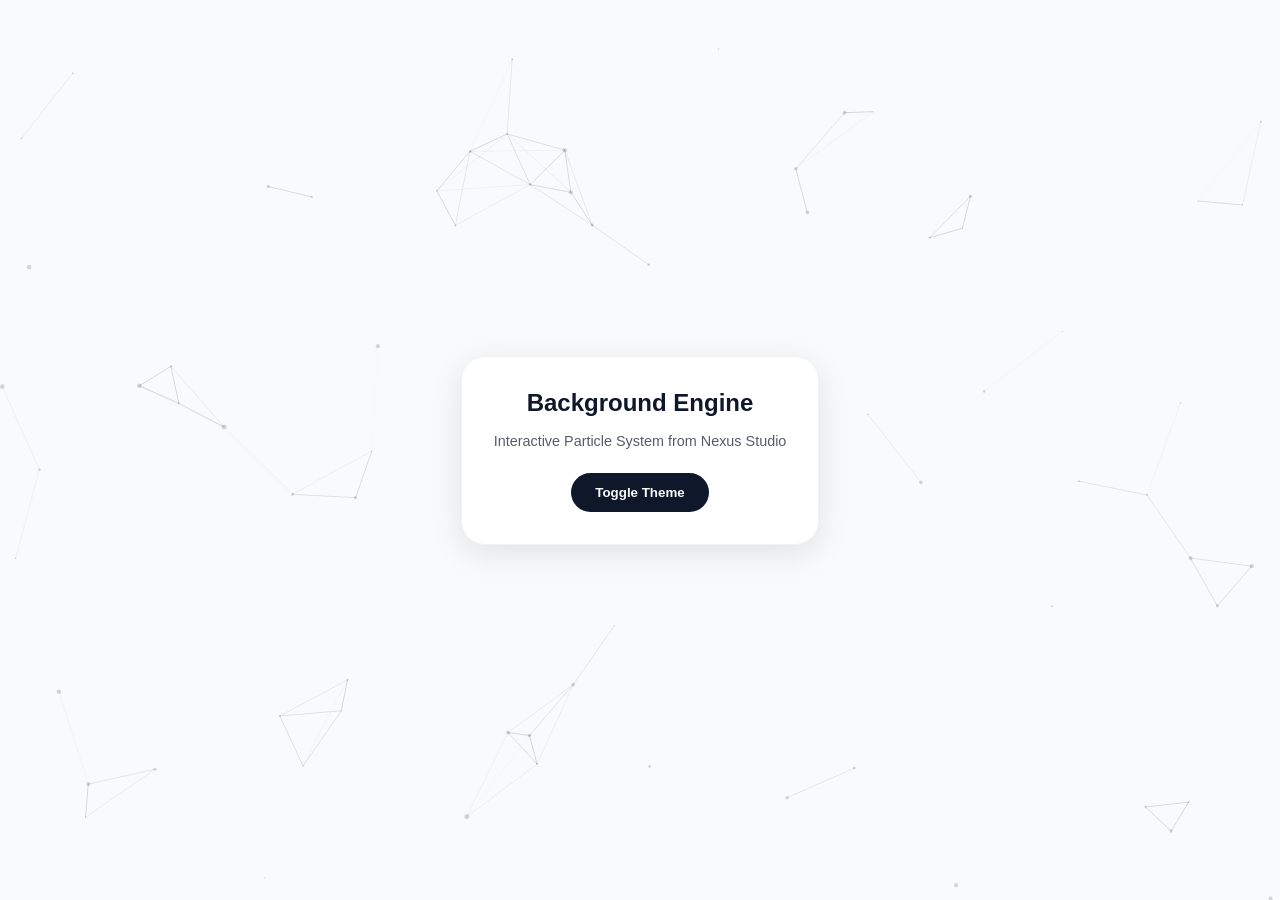
<file: background_only.html>
<!DOCTYPE html>
<html lang="en">
<head>
    <meta charset="UTF-8">
    <meta name="viewport" content="width=device-width, initial-scale=1.0">
    <title>Nexus Background - Particles</title>
    <style>
        :root {
            /* Light Theme Variables */
            --bg-color: #f8fafc;
            --text-main: #0f172a;
            --accent: #3b82f6;
            --card-bg: #ffffff;
            --card-border: rgba(0, 0, 0, 0.05);
        }

        body.dark {
            /* Dark Theme Variables */
            --bg-color: #0a0a0a;
            --text-main: #ffffff;
            --accent: #60a5fa;
            --card-bg: rgba(255, 255, 255, 0.03);
            --card-border: rgba(255, 255, 255, 0.08);
        }

        * {
            margin: 0;
            padding: 0;
            box-sizing: border-box;
        }

        body {
            font-family: 'Inter', -apple-system, BlinkMacSystemFont, sans-serif;
            background-color: var(--bg-color);
            color: var(--text-main);
            transition: background-color 0.5s ease, color 0.5s ease;
            overflow: hidden;
            width: 100vw;
            height: 100vh;
            display: flex;
            align-items: center;
            justify-content: center;
        }

        /* Particle Canvas */
        #particle-canvas {
            position: fixed;
            top: 0;
            left: 0;
            width: 100vw;
            height: 100vh;
            z-index: -1;
            pointer-events: none;
        }

        /* Controls UI */
        .controls {
            position: relative;
            z-index: 10;
            background: var(--card-bg);
            border: 1px solid var(--card-border);
            padding: 2rem;
            border-radius: 1.5rem;
            backdrop-filter: blur(12px);
            -webkit-backdrop-filter: blur(12px);
            text-align: center;
            box-shadow: 0 8px 32px rgba(0, 0, 0, 0.1);
        }

        h1 {
            font-size: 1.5rem;
            margin-bottom: 1rem;
            font-weight: 700;
        }

        p {
            font-size: 0.9rem;
            opacity: 0.7;
            margin-bottom: 1.5rem;
        }

        .theme-btn {
            background-color: var(--text-main);
            color: var(--bg-color);
            border: none;
            padding: 0.75rem 1.5rem;
            border-radius: 999px;
            font-weight: 600;
            cursor: pointer;
            transition: transform 0.3s ease, opacity 0.3s ease;
        }

        .theme-btn:hover {
            transform: scale(1.05);
            opacity: 0.9;
        }
    </style>
</head>
<body class="light">
    <canvas id="particle-canvas"></canvas>

    <div class="controls">
        <h1>Background Engine</h1>
        <p>Interactive Particle System from Nexus Studio</p>
        <button id="theme-toggle" class="theme-btn">Toggle Theme</button>
    </div>

    <script>
        // Theme Toggling Logic
        const themeToggleBtn = document.getElementById('theme-toggle');
        const body = document.body;

        themeToggleBtn.addEventListener('click', () => {
            if (body.classList.contains('dark')) {
                body.classList.remove('dark');
                body.classList.add('light');
            } else {
                body.classList.add('dark');
                body.classList.remove('light');
            }
        });

        // Particle Canvas Background Logic
        const canvas = document.getElementById('particle-canvas');
        const ctx = canvas.getContext('2d');
        let width, height;
        let particles = [];

        // Mouse interaction
        const mouse = {
            x: null,
            y: null,
            radius: 100
        };

        window.addEventListener('mousemove', (e) => {
            mouse.x = e.x;
            mouse.y = e.y;
        });

        function resize() {
            width = canvas.width = window.innerWidth;
            height = canvas.height = window.innerHeight;
        }

        window.addEventListener('resize', () => {
            resize();
            initParticles();
        });
        resize();

        class Particle {
            constructor() {
                this.x = Math.random() * width;
                this.y = Math.random() * height;
                this.size = Math.random() * 2 + 0.5;
                this.baseX = this.x;
                this.baseY = this.y;
                this.density = (Math.random() * 20) + 1;
                
                // Random velocity
                this.vx = (Math.random() - 0.5) * 0.5;
                this.vy = (Math.random() - 0.5) * 0.5;
            }

            draw() {
                const isDark = body.classList.contains('dark');
                ctx.fillStyle = isDark ? 'rgba(255, 255, 255, 0.4)' : 'rgba(0, 0, 0, 0.15)';
                ctx.beginPath();
                ctx.arc(this.x, this.y, this.size, 0, Math.PI * 2);
                ctx.closePath();
                ctx.fill();
            }

            update() {
                // Drift
                this.x += this.vx;
                this.y += this.vy;

                // Wrap around edges
                if (this.x < 0) this.x = width;
                if (this.x > width) this.x = 0;
                if (this.y < 0) this.y = height;
                if (this.y > height) this.y = 0;

                // Mouse interaction
                let dx = mouse.x - this.x;
                let dy = mouse.y - this.y;
                let distance = Math.sqrt(dx * dx + dy * dy);
                let forceDirectionX = dx / distance;
                let forceDirectionY = dy / distance;
                
                let maxDistance = mouse.radius;
                let force = (maxDistance - distance) / maxDistance;

                if (force < 0) force = 0;
                let directionX = (forceDirectionX * force * this.density) * 0.6;
                let directionY = (forceDirectionY * force * this.density) * 0.6;

                if (distance < mouse.radius) {
                    this.x -= directionX;
                    this.y -= directionY;
                }
            }
        }

        function initParticles() {
            particles = [];
            const numberOfParticles = (width * height) / 15000;
            for (let i = 0; i < numberOfParticles; i++) {
                particles.push(new Particle());
            }
        }

        function animateParticles() {
            ctx.clearRect(0, 0, width, height);

            for (let i = 0; i < particles.length; i++) {
                particles[i].update();
                particles[i].draw();
            }

            connectParticles();
            requestAnimationFrame(animateParticles);
        }

        function connectParticles() {
            const isDark = body.classList.contains('dark');
            const strokeColor = isDark ? 'rgba(255,255,255,' : 'rgba(0,0,0,';

            for (let a = 0; a < particles.length; a++) {
                for (let b = a; b < particles.length; b++) {
                    let dx = particles[a].x - particles[b].x;
                    let dy = particles[a].y - particles[b].y;
                    let distance = dx * dx + dy * dy;

                    if (distance < 12000) {
                        let opacity = (1 - (distance / 12000)) * 0.15;
                        ctx.strokeStyle = `${strokeColor}${opacity})`;
                        ctx.lineWidth = 1;
                        ctx.beginPath();
                        ctx.moveTo(particles[a].x, particles[a].y);
                        ctx.lineTo(particles[b].x, particles[b].y);
                        ctx.stroke();
                    }
                }
            }
        }

        initParticles();
        animateParticles();
    </script>
</body>
</html>
</file>
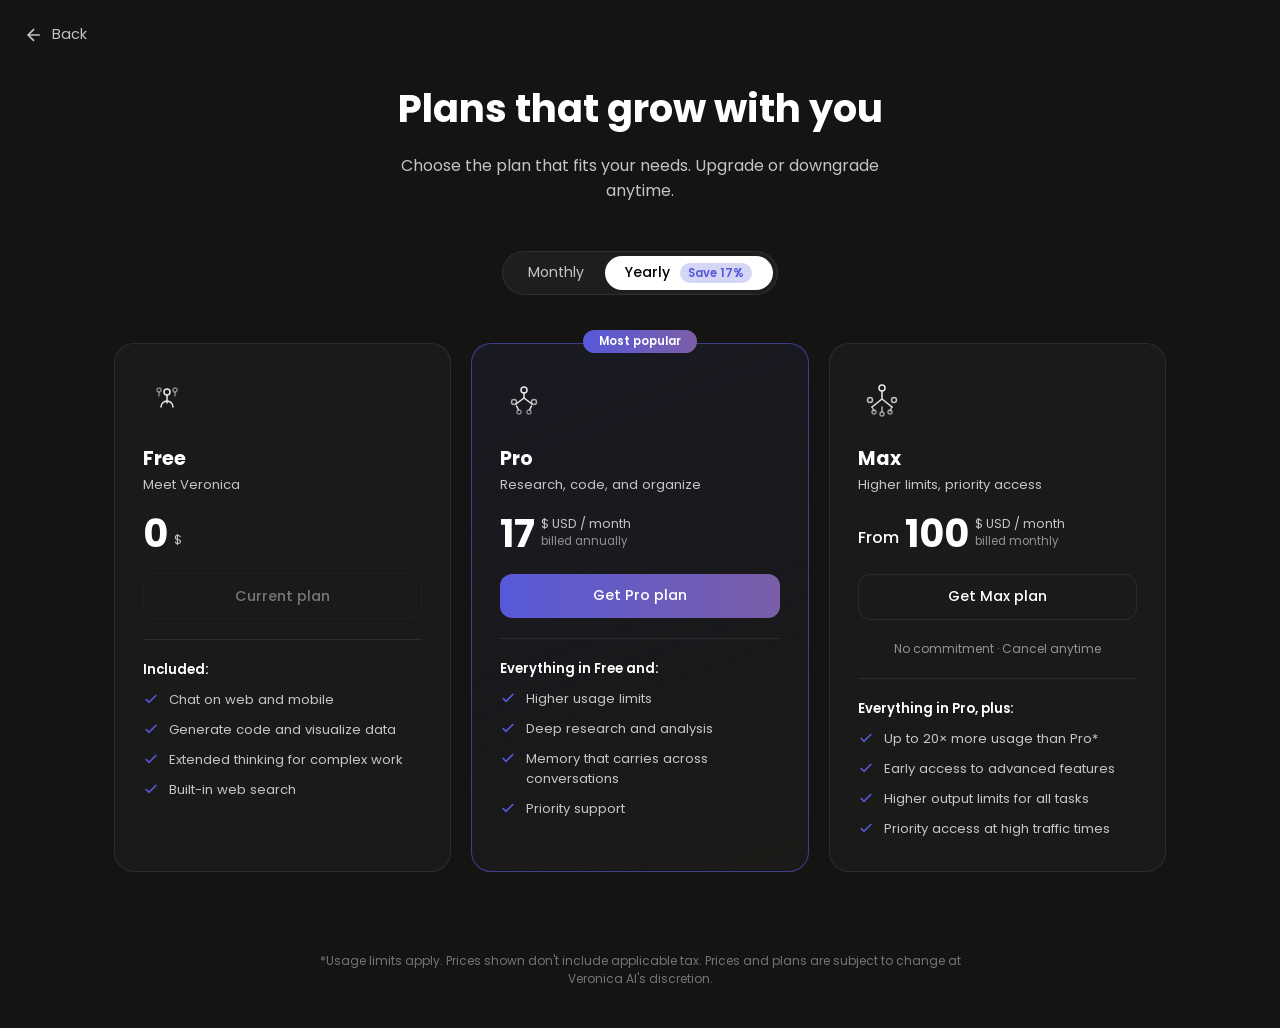
<file: static/upgrade.html>
<!DOCTYPE html>
<html lang="en">
<head>
<meta charset="UTF-8"/>
<meta name="viewport" content="width=device-width,initial-scale=1.0"/>
<title>Upgrade Plan – Veronica AI</title>
<link href="https://fonts.googleapis.com/css2?family=Poppins:wght@300;400;500;600;700&display=swap" rel="stylesheet"/>
<style>
*{margin:0;padding:0;box-sizing:border-box}
:root{
  --bg:#141413;--card:#1a1a18;--card2:#1e1e1c;
  --border:rgba(255,255,255,0.08);
  --text:rgba(255,255,255,0.75);
  --accent:#5759D9;--accent2:#7B5EA7;
}
body{background:var(--bg);color:#fff;font-family:'Poppins',sans-serif;min-height:100vh}

/* ── back btn ── */
.back-btn{
  position:fixed;top:24px;left:24px;
  background:transparent;border:none;color:var(--text);
  font-family:'Poppins',sans-serif;font-size:.9rem;
  cursor:pointer;display:flex;align-items:center;gap:8px;
  transition:color .2s;z-index:10;
}
.back-btn:hover{color:#fff}
.back-btn svg{width:20px;height:20px}

/* ── hero ── */
.hero{text-align:center;padding:80px 20px 48px}
.hero h1{font-size:2.4rem;font-weight:700;margin-bottom:1rem}
.hero p{color:var(--text);font-size:1rem;max-width:480px;margin:0 auto}

/* ── toggle ── */
.billing-toggle{
  display:flex;align-items:center;justify-content:center;
  gap:0;margin:0 auto 48px;
  background:var(--card2);border:1px solid var(--border);
  border-radius:30px;padding:4px;width:fit-content;
}
.bill-btn{
  background:transparent;border:none;color:var(--text);
  font-family:'Poppins',sans-serif;font-size:.88rem;
  padding:.4rem 1.3rem;border-radius:24px;cursor:pointer;
  transition:all .2s;white-space:nowrap;
}
.bill-btn.active{background:#fff;color:#000;font-weight:500}
.bill-save{
  background:rgba(87,89,217,.25);color:var(--accent);
  font-size:.72rem;font-weight:600;padding:2px 8px;
  border-radius:20px;margin-left:6px;
}

/* ── cards grid ── */
.plans{
  display:flex;gap:20px;justify-content:center;
  flex-wrap:wrap;padding:0 24px 80px;max-width:1100px;margin:0 auto;
}

.plan-card{
  flex:1;min-width:280px;max-width:340px;
  background:var(--card);border:1px solid var(--border);
  border-radius:20px;padding:32px 28px;
  display:flex;flex-direction:column;gap:20px;
  position:relative;transition:border-color .25s,transform .25s;
}
.plan-card:hover{transform:translateY(-4px)}
.plan-card.featured{
  border-color:rgba(87,89,217,.6);
  background:linear-gradient(160deg,rgba(87,89,217,.08),var(--card));
}

.plan-badge{
  position:absolute;top:-14px;left:50%;transform:translateX(-50%);
  background:linear-gradient(90deg,#5759D9,#7B5EA7);
  color:#fff;font-size:.72rem;font-weight:600;
  padding:3px 16px;border-radius:20px;white-space:nowrap;
}

.plan-icon{
  width:48px;height:48px;
  display:flex;align-items:center;justify-content:center;
}
.plan-icon svg{opacity:.9}

.plan-name{font-size:1.2rem;font-weight:700;color:#fff}
.plan-desc{font-size:.82rem;color:var(--text);margin-top:2px}

.plan-price{
  display:flex;align-items:flex-start;gap:6px;
}
.plan-price-num{font-size:2.4rem;font-weight:700;line-height:1}
.plan-price-from{font-size:1rem;font-weight:500;align-self:flex-end;margin-bottom:4px}
.plan-price-meta{display:flex;flex-direction:column;align-self:flex-end;margin-bottom:4px}
.plan-price-unit{font-size:.78rem;color:var(--text)}
.plan-price-billing{font-size:.72rem;color:var(--text);opacity:.7}

.plan-btn{
  width:100%;padding:.72rem;border-radius:12px;
  font-family:'Poppins',sans-serif;font-size:.9rem;font-weight:500;
  cursor:pointer;transition:all .2s;border:none;
}
.plan-btn.outline{
  background:transparent;border:1.5px solid var(--border);color:#fff;
}
.plan-btn.outline:hover{border-color:var(--accent);color:var(--accent)}
.plan-btn.solid{
  background:linear-gradient(90deg,#5759D9,#7B5EA7);color:#fff;
}
.plan-btn.solid:hover{filter:brightness(1.1)}
.plan-btn.disabled{opacity:.4;cursor:default}

.plan-note{font-size:.75rem;color:var(--text);text-align:center;opacity:.7}

.plan-divider{height:1px;background:var(--border)}

.plan-features{display:flex;flex-direction:column;gap:10px;flex:1}
.plan-features-title{font-size:.82rem;font-weight:600;color:#fff}
.feature-item{
  display:flex;align-items:flex-start;gap:10px;
  font-size:.82rem;color:var(--text);
}
.feature-check{
  width:16px;height:16px;flex-shrink:0;margin-top:1px;
  color:#5759D9;
}

/* ── footer note ── */
.footer-note{
  text-align:center;font-size:.75rem;color:var(--text);
  opacity:.55;padding-bottom:40px;
  max-width:700px;margin:0 auto;padding-inline:20px;
}
.footer-note a{color:inherit;text-decoration:underline}

@media(max-width:700px){
  .hero h1{font-size:1.7rem}
  .plan-card{min-width:260px}
}
</style>
</head>
<body>

<button class="back-btn" onclick="history.back()">
  <svg viewBox="0 0 24 24" fill="none" stroke="currentColor" stroke-width="2">
    <path d="M19 12H5M12 5l-7 7 7 7"/>
  </svg>
  Back
</button>

<div class="hero">
  <h1>Plans that grow with you</h1>
  <p>Choose the plan that fits your needs. Upgrade or downgrade anytime.</p>
</div>

<div class="billing-toggle">
  <button class="bill-btn" id="btn-monthly" onclick="setBilling('monthly')">Monthly</button>
  <button class="bill-btn active" id="btn-yearly" onclick="setBilling('yearly')">
    Yearly <span class="bill-save">Save 17%</span>
  </button>
</div>

<div class="plans">

  <!-- FREE -->
  <div class="plan-card">
    <div class="plan-icon">
      <svg width="40" height="40" viewBox="0 0 40 40" fill="none">
        <circle cx="20" cy="12" r="3" stroke="white" stroke-width="1.5"/>
        <path d="M20 15v8M14 27c0-3.3 2.7-6 6-6s6 2.7 6 6" stroke="white" stroke-width="1.5" stroke-linecap="round"/>
        <circle cx="12" cy="10" r="2" stroke="white" stroke-width="1.5" opacity=".5"/>
        <path d="M12 12v4" stroke="white" stroke-width="1.5" stroke-linecap="round" opacity=".5"/>
        <circle cx="28" cy="10" r="2" stroke="white" stroke-width="1.5" opacity=".5"/>
        <path d="M28 12v4" stroke="white" stroke-width="1.5" stroke-linecap="round" opacity=".5"/>
      </svg>
    </div>
    <div>
      <div class="plan-name">Free</div>
      <div class="plan-desc">Meet Veronica</div>
    </div>
    <div class="plan-price">
      <div class="plan-price-num">0</div>
      <div class="plan-price-meta">
        <span class="plan-price-unit">$</span>
      </div>
    </div>
    <button class="plan-btn outline disabled" disabled>Current plan</button>
    <div class="plan-divider"></div>
    <div class="plan-features">
      <div class="plan-features-title">Included:</div>
      <div class="feature-item"><svg class="feature-check" viewBox="0 0 24 24" fill="none" stroke="currentColor" stroke-width="2.5"><path d="M20 6L9 17l-5-5"/></svg>Chat on web and mobile</div>
      <div class="feature-item"><svg class="feature-check" viewBox="0 0 24 24" fill="none" stroke="currentColor" stroke-width="2.5"><path d="M20 6L9 17l-5-5"/></svg>Generate code and visualize data</div>
      <div class="feature-item"><svg class="feature-check" viewBox="0 0 24 24" fill="none" stroke="currentColor" stroke-width="2.5"><path d="M20 6L9 17l-5-5"/></svg>Extended thinking for complex work</div>
      <div class="feature-item"><svg class="feature-check" viewBox="0 0 24 24" fill="none" stroke="currentColor" stroke-width="2.5"><path d="M20 6L9 17l-5-5"/></svg>Built-in web search</div>
    </div>
  </div>

  <!-- PRO -->
  <div class="plan-card featured">
    <div class="plan-badge">Most popular</div>
    <div class="plan-icon">
      <svg width="40" height="40" viewBox="0 0 40 40" fill="none">
        <circle cx="20" cy="10" r="3" stroke="white" stroke-width="1.5"/>
        <circle cx="10" cy="22" r="2.5" stroke="white" stroke-width="1.5" opacity=".7"/>
        <circle cx="30" cy="22" r="2.5" stroke="white" stroke-width="1.5" opacity=".7"/>
        <circle cx="15" cy="32" r="2" stroke="white" stroke-width="1.5" opacity=".5"/>
        <circle cx="25" cy="32" r="2" stroke="white" stroke-width="1.5" opacity=".5"/>
        <path d="M20 13v5M20 18l-8 6M20 18l8 6M12.5 26l2 4M27.5 26l-2 4" stroke="white" stroke-width="1.5" stroke-linecap="round"/>
      </svg>
    </div>
    <div>
      <div class="plan-name">Pro</div>
      <div class="plan-desc">Research, code, and organize</div>
    </div>
    <div class="plan-price" id="pro-price">
      <div class="plan-price-num" id="pro-price-num">17</div>
      <div class="plan-price-meta">
        <span class="plan-price-unit">$ <span id="pro-period">USD / month</span></span>
        <span class="plan-price-billing" id="pro-billing">billed annually</span>
      </div>
    </div>
    <button class="plan-btn solid">Get Pro plan</button>
    <div class="plan-divider"></div>
    <div class="plan-features">
      <div class="plan-features-title">Everything in Free and:</div>
      <div class="feature-item"><svg class="feature-check" viewBox="0 0 24 24" fill="none" stroke="currentColor" stroke-width="2.5"><path d="M20 6L9 17l-5-5"/></svg>Higher usage limits</div>
      <div class="feature-item"><svg class="feature-check" viewBox="0 0 24 24" fill="none" stroke="currentColor" stroke-width="2.5"><path d="M20 6L9 17l-5-5"/></svg>Deep research and analysis</div>
      <div class="feature-item"><svg class="feature-check" viewBox="0 0 24 24" fill="none" stroke="currentColor" stroke-width="2.5"><path d="M20 6L9 17l-5-5"/></svg>Memory that carries across conversations</div>
      <div class="feature-item"><svg class="feature-check" viewBox="0 0 24 24" fill="none" stroke="currentColor" stroke-width="2.5"><path d="M20 6L9 17l-5-5"/></svg>Priority support</div>
    </div>
  </div>

  <!-- MAX -->
  <div class="plan-card">
    <div class="plan-icon">
      <svg width="40" height="40" viewBox="0 0 40 40" fill="none">
        <circle cx="20" cy="8" r="3" stroke="white" stroke-width="1.5"/>
        <circle cx="8" cy="20" r="2.5" stroke="white" stroke-width="1.5" opacity=".8"/>
        <circle cx="32" cy="20" r="2.5" stroke="white" stroke-width="1.5" opacity=".8"/>
        <circle cx="12" cy="32" r="2" stroke="white" stroke-width="1.5" opacity=".6"/>
        <circle cx="20" cy="34" r="2" stroke="white" stroke-width="1.5" opacity=".6"/>
        <circle cx="28" cy="32" r="2" stroke="white" stroke-width="1.5" opacity=".6"/>
        <path d="M20 11v8M20 19l-10 8M20 19l10 8" stroke="white" stroke-width="1.5" stroke-linecap="round"/>
        <path d="M10 27l2 4M30 27l-2 4M20 27v5" stroke="white" stroke-width="1.5" stroke-linecap="round" opacity=".7"/>
      </svg>
    </div>
    <div>
      <div class="plan-name">Max</div>
      <div class="plan-desc">Higher limits, priority access</div>
    </div>
    <div class="plan-price" id="max-price">
      <div class="plan-price-from">From</div>
      <div class="plan-price-num" id="max-price-num">100</div>
      <div class="plan-price-meta">
        <span class="plan-price-unit">$ <span id="max-period">USD / month</span></span>
        <span class="plan-price-billing" id="max-billing">billed monthly</span>
      </div>
    </div>
    <button class="plan-btn outline">Get Max plan</button>
    <div class="plan-note">No commitment · Cancel anytime</div>
    <div class="plan-divider"></div>
    <div class="plan-features">
      <div class="plan-features-title">Everything in Pro, plus:</div>
      <div class="feature-item"><svg class="feature-check" viewBox="0 0 24 24" fill="none" stroke="currentColor" stroke-width="2.5"><path d="M20 6L9 17l-5-5"/></svg>Up to 20× more usage than Pro*</div>
      <div class="feature-item"><svg class="feature-check" viewBox="0 0 24 24" fill="none" stroke="currentColor" stroke-width="2.5"><path d="M20 6L9 17l-5-5"/></svg>Early access to advanced features</div>
      <div class="feature-item"><svg class="feature-check" viewBox="0 0 24 24" fill="none" stroke="currentColor" stroke-width="2.5"><path d="M20 6L9 17l-5-5"/></svg>Higher output limits for all tasks</div>
      <div class="feature-item"><svg class="feature-check" viewBox="0 0 24 24" fill="none" stroke="currentColor" stroke-width="2.5"><path d="M20 6L9 17l-5-5"/></svg>Priority access at high traffic times</div>
    </div>
  </div>

</div>

<p class="footer-note">*Usage limits apply. Prices shown don't include applicable tax. Prices and plans are subject to change at Veronica AI's discretion.</p>

<script>
const prices = {
  monthly: { pro: 20, max: 120, proLabel: 'USD / month', proSub: 'billed monthly', maxLabel: 'USD / month', maxSub: 'billed monthly' },
  yearly:  { pro: 17, max: 100, proLabel: 'USD / month', proSub: 'billed annually', maxLabel: 'USD / month', maxSub: 'billed monthly' },
};
function setBilling(type) {
  document.getElementById('btn-monthly').classList.toggle('active', type === 'monthly');
  document.getElementById('btn-yearly').classList.toggle('active', type === 'yearly');
  const p = prices[type];
  document.getElementById('pro-price-num').textContent = p.pro;
  document.getElementById('pro-period').textContent = p.proLabel;
  document.getElementById('pro-billing').textContent = p.proSub;
  document.getElementById('max-price-num').textContent = p.max;
  document.getElementById('max-period').textContent = p.maxLabel;
  document.getElementById('max-billing').textContent = p.maxSub;
}
</script>
</body>
</html>
</file>
